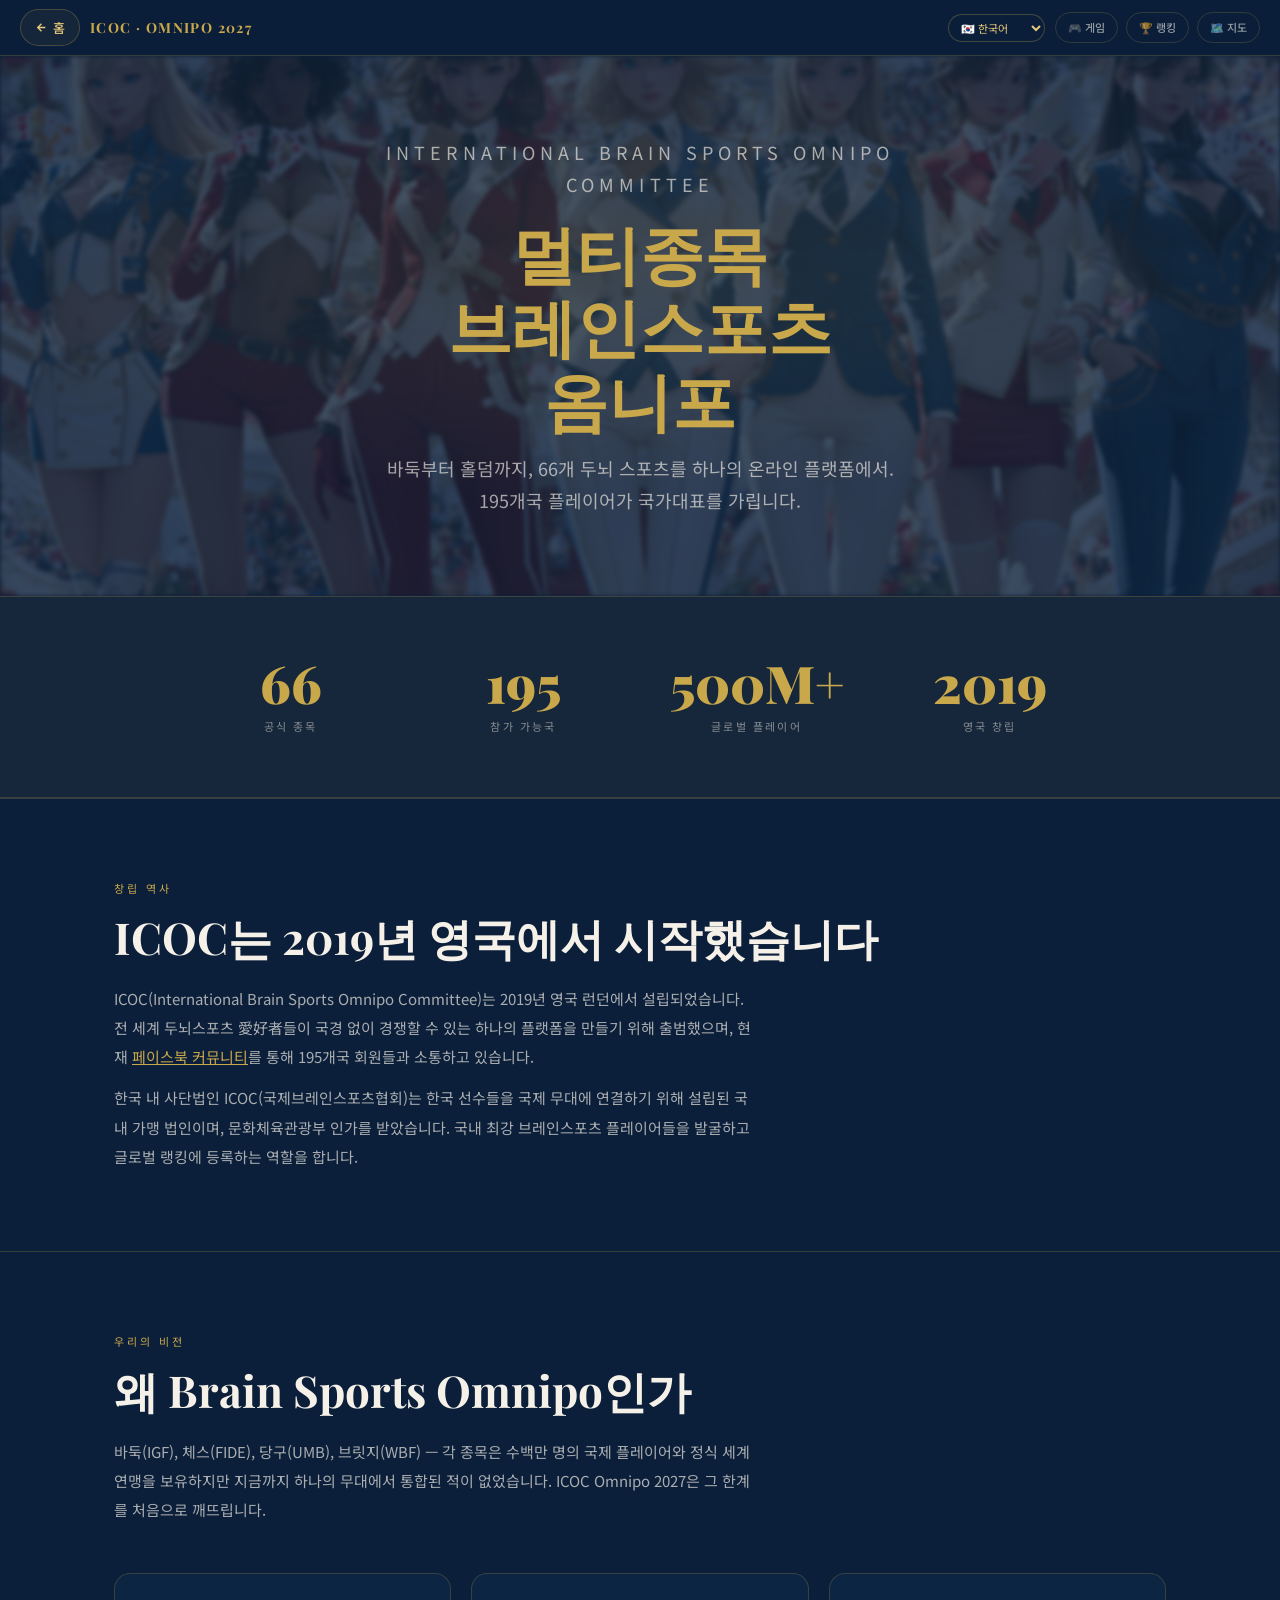
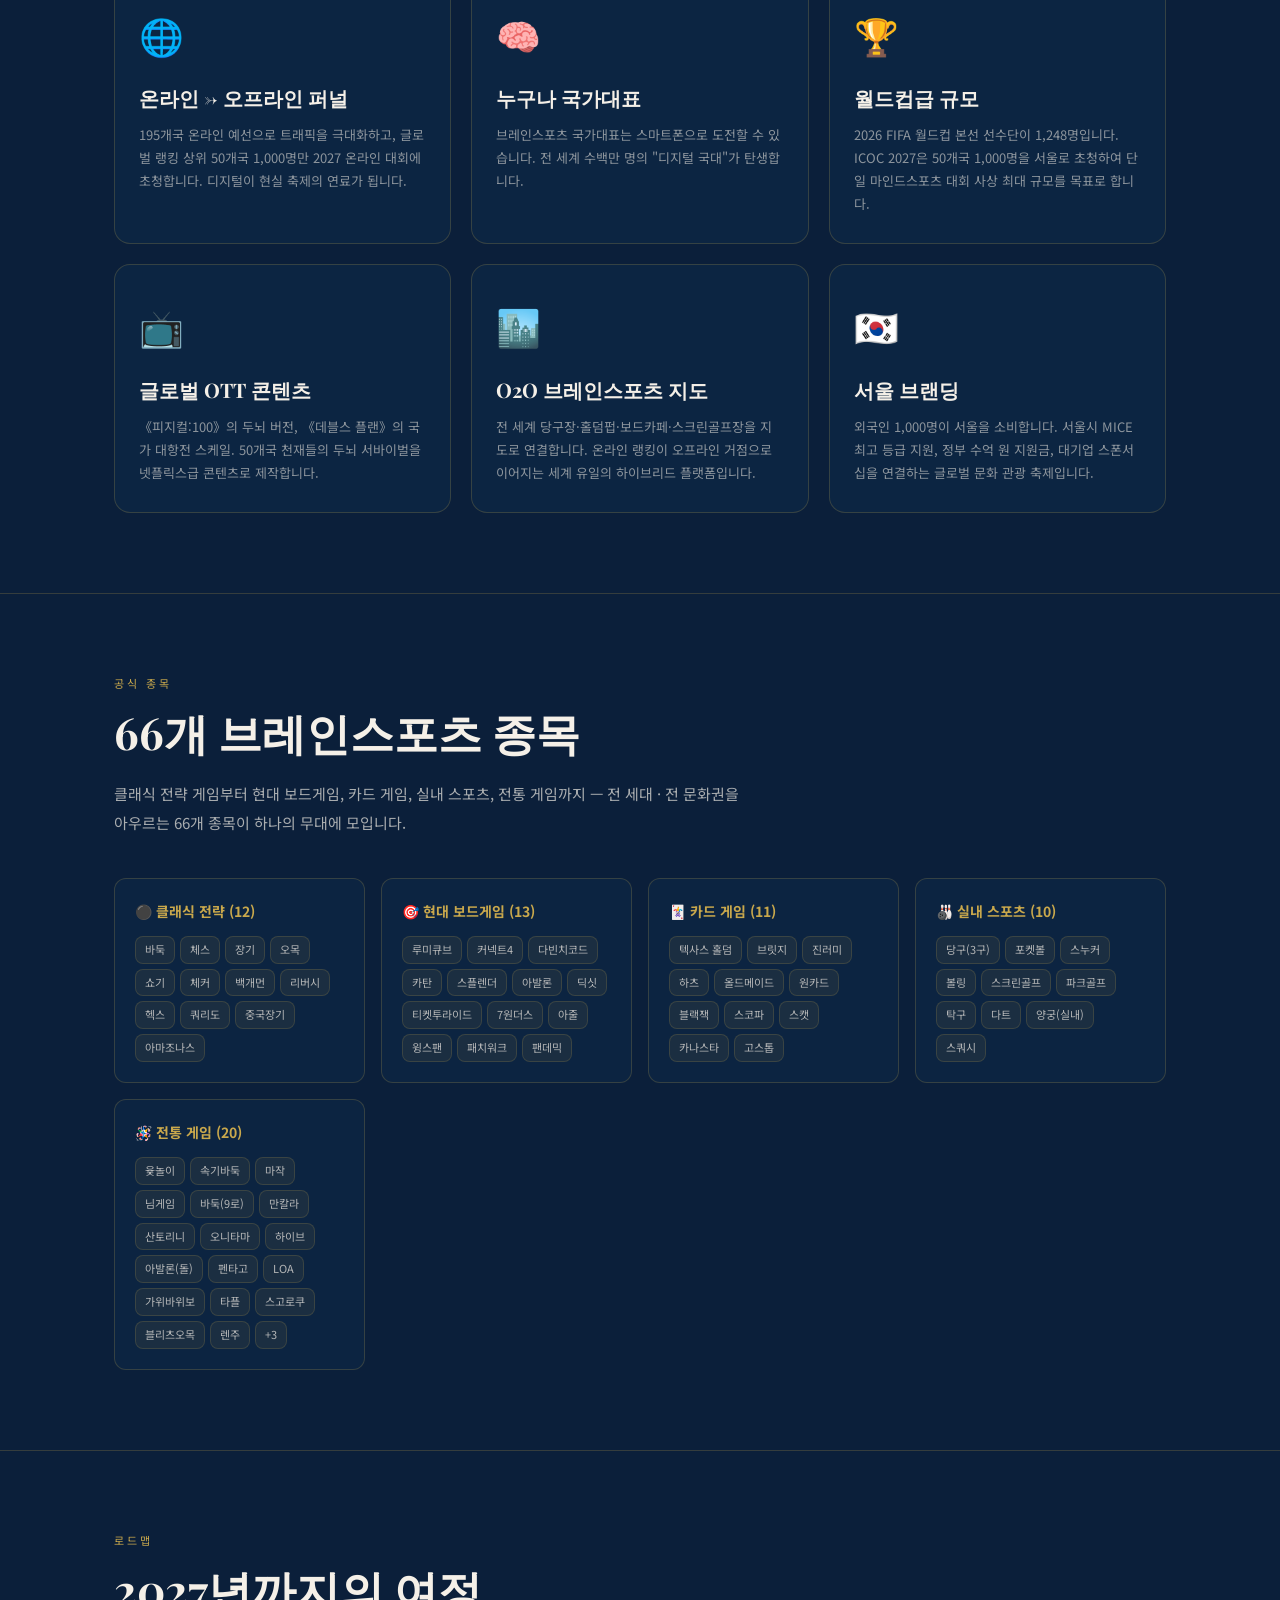
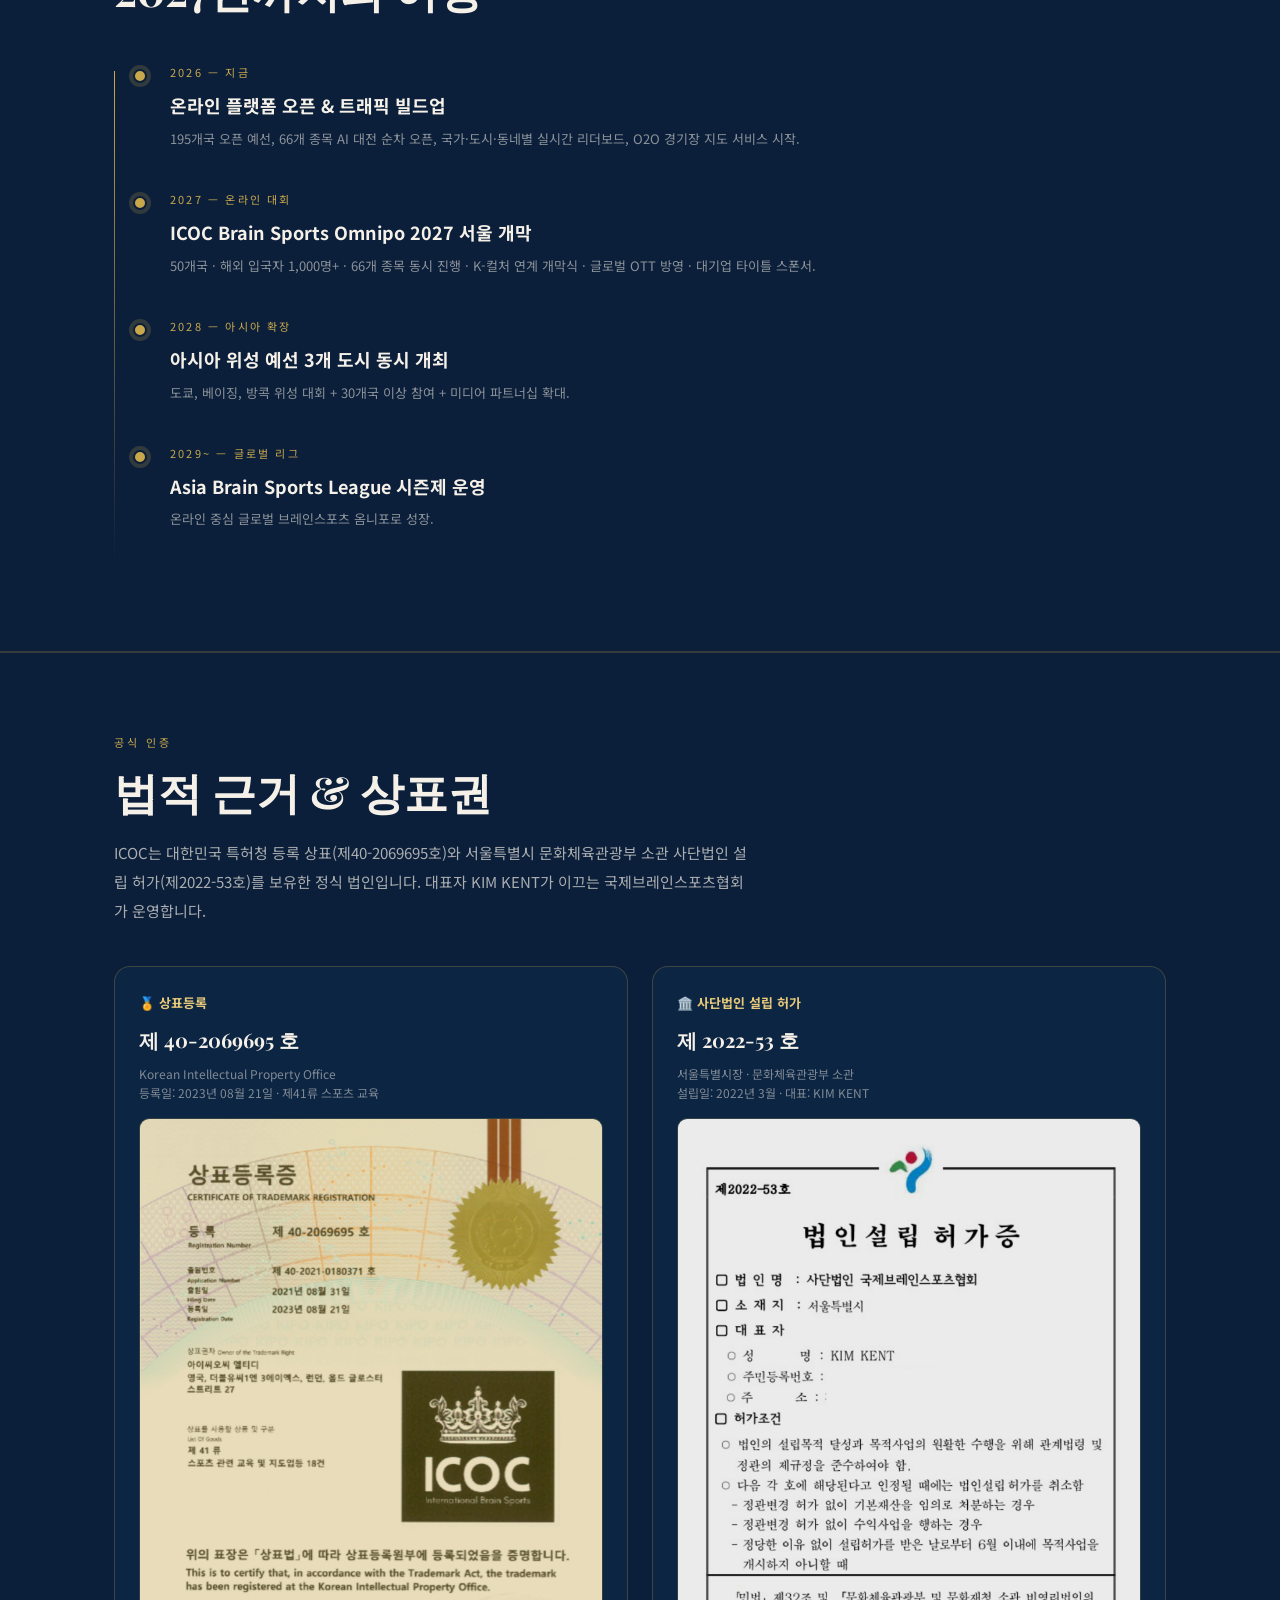
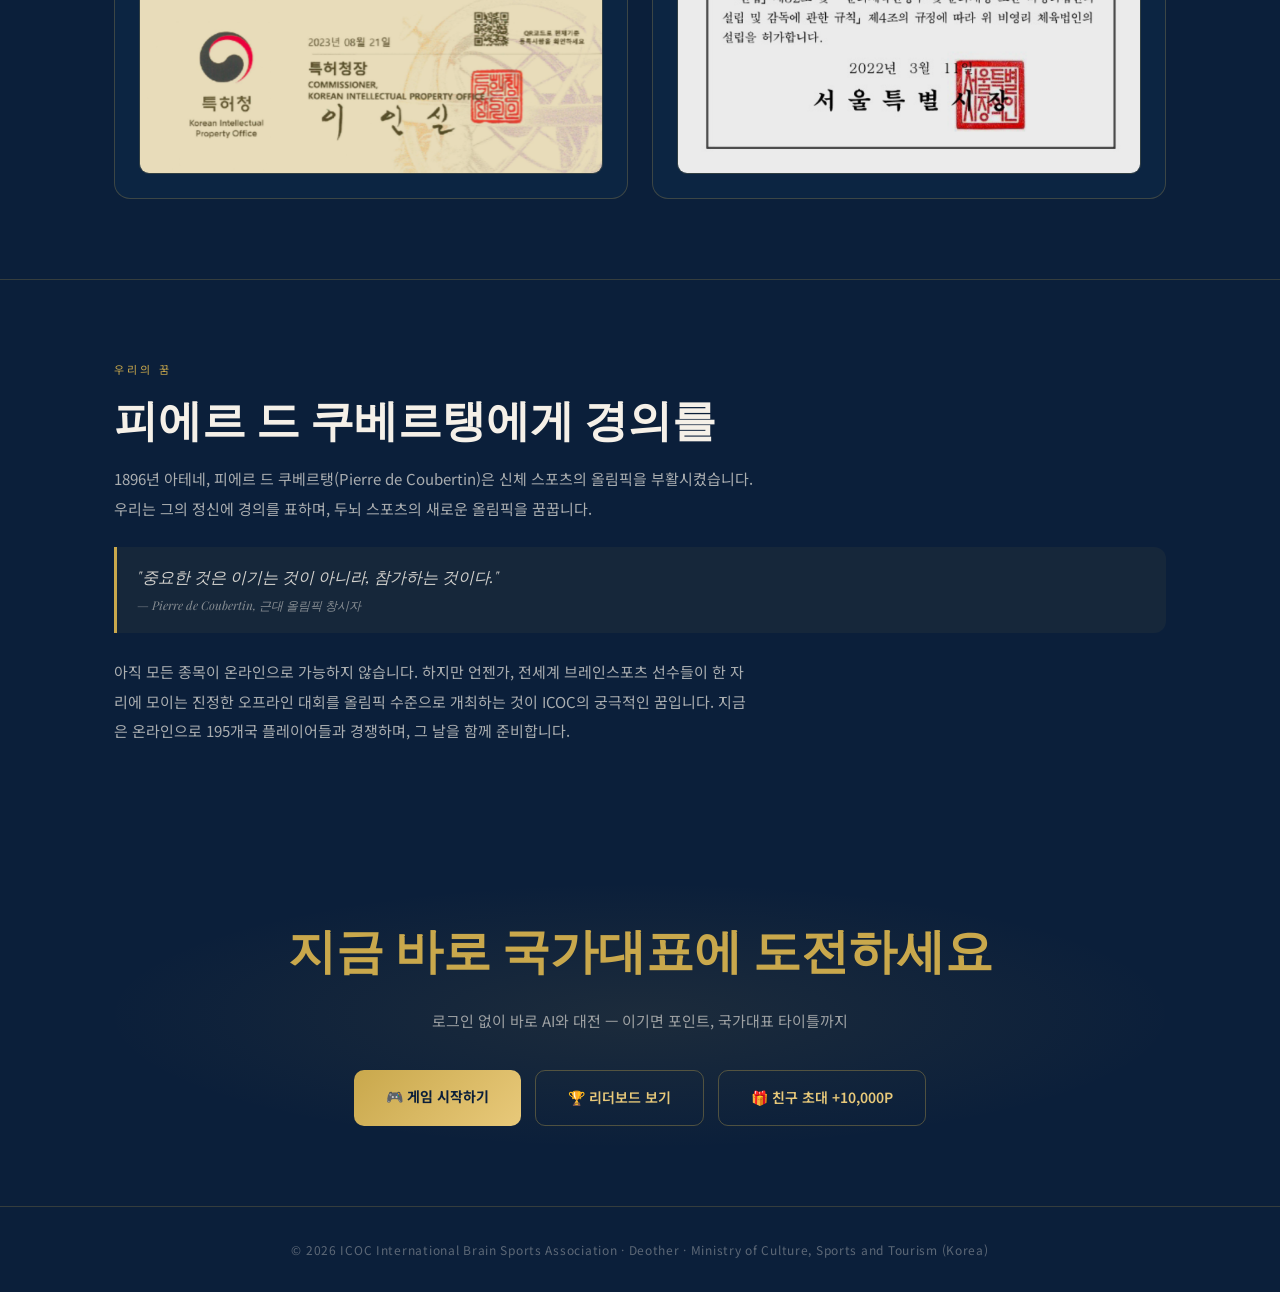
<file: about.html>
<!DOCTYPE html>
<html lang="ko">
<head>
<meta charset="UTF-8">
<meta name="viewport" content="width=device-width, initial-scale=1.0">
<title>About ICOC — Brain Sports Omnipo 2027</title>
<meta name="description" content="국제브레인스포츠협회 ICOC와 Brain Sports Omnipo 2027 대회 소개">
<meta property="og:type" content="website">
<meta property="og:title" content="ICOC 소개 — ICOC Omnipo 2027">
<meta property="og:description" content="국제브레인스포츠협회 ICOC와 Brain Sports Omnipo 2027 대회 소개">
<meta property="og:image" content="https://icoc-omnipo2027.vercel.app/assets/hero-bg.jpg">
<link rel="icon" href="assets/favicon-32.png" type="image/png">
<link href="https://fonts.googleapis.com/css2?family=Playfair+Display:wght@400;700;900&family=Noto+Sans+KR:wght@300;400;500;700&display=swap" rel="stylesheet">
<style>
:root{--navy:#0B1F3A;--navy2:#0e2847;--gold:#C9A84C;--gold-l:#E8C97A;--cream:#F5F0E8;--border:rgba(201,168,76,0.22);}
*{margin:0;padding:0;box-sizing:border-box;}
html{scroll-behavior:smooth;}
body{background:var(--navy);color:var(--cream);font-family:'Noto Sans KR',sans-serif;line-height:1.8;}

/* NAV */
.top-bar{position:sticky;top:0;z-index:100;display:flex;align-items:center;gap:10px;padding:0 20px;height:56px;background:rgba(11,31,58,0.95);backdrop-filter:blur(18px);border-bottom:1px solid var(--border);}
.btn-back{display:flex;align-items:center;gap:5px;padding:6px 14px;border:1px solid rgba(201,168,76,0.28);border-radius:24px;background:rgba(201,168,76,0.06);color:var(--gold-l);font-size:13px;font-weight:500;cursor:pointer;text-decoration:none;transition:all .2s;}
.btn-back:hover{background:rgba(201,168,76,0.16);border-color:var(--gold);}
.bar-title{flex:1;font-family:'Playfair Display',serif;font-size:14px;font-weight:700;color:var(--gold);letter-spacing:.1em;}
.nav-btns{display:flex;gap:8px;}
.nav-pill{padding:5px 12px;border:1px solid rgba(201,168,76,0.2);border-radius:16px;background:transparent;color:rgba(245,240,232,0.6);font-size:11px;font-weight:500;cursor:pointer;text-decoration:none;transition:all .2s;white-space:nowrap;}
.nav-pill:hover{border-color:var(--gold);color:var(--gold-l);}

/* HERO */
.about-hero{
  position:relative;min-height:60vh;display:flex;align-items:center;justify-content:center;
  text-align:center;padding:80px 24px;overflow:hidden;
  background:radial-gradient(ellipse 80% 60% at 50% 40%,rgba(201,168,76,0.1) 0%,transparent 70%);
}
.about-hero::before{
  content:'';position:absolute;inset:0;z-index:-1;
  background:url('assets/hero-bg.jpg') center/cover;
  opacity:.2;filter:blur(2px);
}
.about-hero h1{font-family:'Playfair Display',serif;font-size:clamp(32px,6vw,64px);font-weight:900;color:var(--gold);line-height:1.15;margin-bottom:16px;}
.about-hero p{font-size:clamp(14px,2vw,18px);color:rgba(245,240,232,0.65);max-width:640px;margin:0 auto;}

/* SECTIONS */
.sec{padding:80px 24px;max-width:1100px;margin:0 auto;}
.sec-label{font-size:11px;letter-spacing:.28em;color:var(--gold);text-transform:uppercase;margin-bottom:12px;}
.sec-title{font-family:'Playfair Display',serif;font-size:clamp(26px,4vw,44px);font-weight:700;line-height:1.2;margin-bottom:20px;}
.sec-body{font-size:15px;color:rgba(245,240,232,0.68);line-height:1.95;max-width:640px;}
.divider{width:100%;height:1px;background:var(--border);}

/* VISION CARDS */
.vision-grid{display:grid;grid-template-columns:repeat(auto-fit,minmax(280px,1fr));gap:20px;margin-top:48px;}
.vision-card{
  background:rgba(14,40,71,0.7);border:1px solid var(--border);border-radius:16px;
  padding:28px 24px;position:relative;overflow:hidden;transition:all .25s;
}
.vision-card::before{content:'';position:absolute;top:0;left:0;right:0;height:2px;background:var(--gold);transform:scaleX(0);transform-origin:left;transition:transform .4s;}
.vision-card:hover::before{transform:scaleX(1);}
.vision-card:hover{background:rgba(14,40,71,0.9);border-color:rgba(201,168,76,0.4);}
.vc-icon{font-size:36px;margin-bottom:14px;display:block;}
.vc-title{font-family:'Playfair Display',serif;font-size:20px;font-weight:700;color:var(--cream);margin-bottom:8px;}
.vc-body{font-size:13px;color:rgba(245,240,232,0.55);line-height:1.75;}

/* STATS BAND */
.stats-band{background:rgba(201,168,76,0.06);border-top:1px solid var(--border);border-bottom:1px solid var(--border);padding:60px 24px;}
.stats-inner{display:grid;grid-template-columns:repeat(auto-fit,minmax(160px,1fr));gap:32px;max-width:900px;margin:0 auto;text-align:center;}
.sn{font-family:'Playfair Display',serif;font-size:52px;font-weight:900;color:var(--gold);line-height:1;margin-bottom:8px;}
.sl{font-size:11px;letter-spacing:.2em;color:rgba(245,240,232,0.5);text-transform:uppercase;}

/* TIMELINE */
.timeline{position:relative;padding-left:24px;margin-top:48px;}
.timeline::before{content:'';position:absolute;left:0;top:8px;bottom:8px;width:1px;background:linear-gradient(to bottom,var(--gold),transparent);}
.tl-item{position:relative;padding:0 0 40px 32px;}
.tl-item::before{content:'';position:absolute;left:-5px;top:6px;width:10px;height:10px;border-radius:50%;background:var(--gold);border:2px solid var(--navy);box-shadow:0 0 0 4px rgba(201,168,76,0.2);}
.tl-date{font-size:11px;letter-spacing:.2em;color:var(--gold);text-transform:uppercase;margin-bottom:6px;}
.tl-title{font-size:18px;font-weight:700;margin-bottom:6px;}
.tl-body{font-size:13px;color:rgba(245,240,232,0.55);line-height:1.75;}

/* SPORTS LIST */
.sports-cats{display:grid;grid-template-columns:repeat(auto-fit,minmax(220px,1fr));gap:16px;margin-top:40px;}
.sc{background:rgba(14,40,71,0.6);border:1px solid var(--border);border-radius:12px;padding:20px;}
.sc-head{font-size:14px;font-weight:700;color:var(--gold);margin-bottom:12px;display:flex;align-items:center;gap:8px;}
.sc-list{display:flex;flex-wrap:wrap;gap:5px;}
.sc-tag{font-size:11px;background:rgba(201,168,76,0.08);color:rgba(245,240,232,0.7);border:1px solid rgba(201,168,76,0.18);border-radius:8px;padding:3px 9px;}

/* CTA */
.cta-band{text-align:center;padding:80px 24px;background:radial-gradient(ellipse 60% 50% at 50% 50%,rgba(201,168,76,0.09) 0%,transparent 70%);}
.cta-title{font-family:'Playfair Display',serif;font-size:clamp(28px,5vw,48px);font-weight:900;color:var(--gold);margin-bottom:16px;}
.cta-sub{font-size:15px;color:rgba(245,240,232,0.6);margin-bottom:36px;}
.cta-btns{display:flex;gap:14px;justify-content:center;flex-wrap:wrap;}
.cta-btn-gold{padding:14px 32px;background:linear-gradient(135deg,var(--gold),var(--gold-l));border:none;border-radius:10px;font-size:14px;font-weight:700;color:var(--navy);cursor:pointer;text-decoration:none;transition:all .2s;}
.cta-btn-gold:hover{transform:translateY(-2px);box-shadow:0 8px 24px rgba(201,168,76,0.35);}
.cta-btn-outline{padding:14px 32px;border:1px solid rgba(201,168,76,0.35);border-radius:10px;font-size:14px;font-weight:600;color:var(--gold-l);cursor:pointer;text-decoration:none;background:transparent;transition:all .2s;}
.cta-btn-outline:hover{background:rgba(201,168,76,0.1);border-color:var(--gold);}

footer{border-top:1px solid var(--border);padding:32px 24px;text-align:center;font-size:12px;color:rgba(245,240,232,0.35);letter-spacing:.06em;}

@media(max-width:640px){.sec{padding:56px 18px;}.vision-grid{grid-template-columns:1fr;}.stats-inner{gap:24px;}.sn{font-size:40px;}}

/* ── 모바일 about 상단 ── */
@media (max-width: 480px) {
  .top-bar { flex-wrap: wrap; padding: 6px 10px; gap: 6px; }
  #about-lang { font-size: 12px; padding: 5px 8px; flex: 1; min-width: 0; }
  .nav-btns { display: none; }
  .bar-title { font-size: 12px; }
}

</style>
</head>
<body>

<div class="top-bar">
  <a href="index.html" class="btn-back">
    <svg width="13" height="13" viewBox="0 0 24 24" fill="none" stroke="currentColor" stroke-width="2.5"><path d="M19 12H5M12 5l-7 7 7 7"/></svg> 홈
  </a>
  <div class="bar-title">ICOC · OMNIPO 2027</div>
  <select id="about-lang" onchange="changeAboutLang(this.value)"
    style="padding:4px 8px;border-radius:16px;border:1px solid rgba(201,168,76,0.3);background:rgba(11,31,58,0.9);color:#E8C97A;font-size:11px;cursor:pointer;font-family:inherit;outline:none;">
    <option value="ko">🇰🇷 한국어</option>
    <option value="en">🇺🇸 English</option>
    <option value="zh">🇨🇳 中文</option>
    <option value="ja">🇯🇵 日本語</option>
    <option value="es">🇪🇸 Español</option>
    <option value="fr">🇫🇷 Français</option>
    <option value="de">🇩🇪 Deutsch</option>
  </select>
  <div class="nav-btns">
    <a href="games.html" class="nav-pill">🎮 게임</a>
    <a href="leaderboard.html" class="nav-pill">🏆 랭킹</a>
    <a href="venue.html" class="nav-pill">🗺️ 지도</a>
  </div>
</div>

<!-- HERO -->
<div class="about-hero">
  <div>
    <p class="sec-label" style="margin-bottom:14px;">International Brain Sports Omnipo Committee</p>
    <h1>멀티종목<br>브레인스포츠<br>옴니포</h1>
    <p>바둑부터 홀덤까지, 66개 두뇌 스포츠를 하나의 온라인 플랫폼에서.<br>195개국 플레이어가 국가대표를 가립니다.</p>
  </div>
</div>

<!-- STATS -->
<div class="stats-band">
  <div class="stats-inner">
    <div><div class="sn">66</div><div class="sl">공식 종목</div></div>
    <div><div class="sn">195</div><div class="sl">참가 가능국</div></div>
    <div><div class="sn">500M+</div><div class="sl">글로벌 플레이어</div></div>
    <div><div class="sn">2019</div><div class="sl">영국 창립</div></div>
  </div>
</div>

<div class="divider"></div>

<!-- HISTORY -->
<div class="sec">
  <p class="sec-label" id="history-label">창립 역사</p>
  <h2 class="sec-title" id="history-h">ICOC는 2019년 영국에서 시작했습니다</h2>
  <p class="sec-body" id="history-body">
    ICOC(International Brain Sports Omnipo Committee)는 2019년 영국 런던에서 설립되었습니다.
    전 세계 두뇌스포츠 愛好者들이 국경 없이 경쟁할 수 있는 하나의 플랫폼을 만들기 위해 출범했으며,
    현재 <a href="https://www.facebook.com/ICOC2019" target="_blank" style="color:#C9A84C;">페이스북 커뮤니티</a>를 통해 195개국 회원들과 소통하고 있습니다.
  </p>
  <p class="sec-body" id="history-body2" style="margin-top:12px;">
    한국 내 사단법인 ICOC(국제브레인스포츠협회)는 한국 선수들을 국제 무대에 연결하기 위해 설립된
    국내 가맹 법인이며, 문화체육관광부 인가를 받았습니다.
    국내 최강 브레인스포츠 플레이어들을 발굴하고 글로벌 랭킹에 등록하는 역할을 합니다.
  </p>
</div>

<div class="divider"></div>

<!-- VISION -->
<div class="sec">
  <p class="sec-label">우리의 비전</p>
  <h2 class="sec-title">왜 Brain Sports Omnipo인가</h2>
  <p class="sec-body">바둑(IGF), 체스(FIDE), 당구(UMB), 브릿지(WBF) — 각 종목은 수백만 명의 국제 플레이어와 정식 세계연맹을 보유하지만 지금까지 하나의 무대에서 통합된 적이 없었습니다. ICOC Omnipo 2027은 그 한계를 처음으로 깨뜨립니다.</p>
  <div class="vision-grid">
    <div class="vision-card">
      <span class="vc-icon">🌐</span>
      <div class="vc-title">온라인 → 오프라인 퍼널</div>
      <div class="vc-body">195개국 온라인 예선으로 트래픽을 극대화하고, 글로벌 랭킹 상위 50개국 1,000명만 2027 온라인 대회에 초청합니다. 디지털이 현실 축제의 연료가 됩니다.</div>
    </div>
    <div class="vision-card">
      <span class="vc-icon">🧠</span>
      <div class="vc-title">누구나 국가대표</div>
      <div class="vc-body">브레인스포츠 국가대표는 스마트폰으로 도전할 수 있습니다. 전 세계 수백만 명의 "디지털 국대"가 탄생합니다.</div>
    </div>
    <div class="vision-card">
      <span class="vc-icon">🏆</span>
      <div class="vc-title">월드컵급 규모</div>
      <div class="vc-body">2026 FIFA 월드컵 본선 선수단이 1,248명입니다. ICOC 2027은 50개국 1,000명을 서울로 초청하여 단일 마인드스포츠 대회 사상 최대 규모를 목표로 합니다.</div>
    </div>
    <div class="vision-card">
      <span class="vc-icon">📺</span>
      <div class="vc-title">글로벌 OTT 콘텐츠</div>
      <div class="vc-body">《피지컬:100》의 두뇌 버전, 《데블스 플랜》의 국가 대항전 스케일. 50개국 천재들의 두뇌 서바이벌을 넷플릭스급 콘텐츠로 제작합니다.</div>
    </div>
    <div class="vision-card">
      <span class="vc-icon">🏙️</span>
      <div class="vc-title">O2O 브레인스포츠 지도</div>
      <div class="vc-body">전 세계 당구장·홀덤펍·보드카페·스크린골프장을 지도로 연결합니다. 온라인 랭킹이 오프라인 거점으로 이어지는 세계 유일의 하이브리드 플랫폼입니다.</div>
    </div>
    <div class="vision-card">
      <span class="vc-icon">🇰🇷</span>
      <div class="vc-title">서울 브랜딩</div>
      <div class="vc-body">외국인 1,000명이 서울을 소비합니다. 서울시 MICE 최고 등급 지원, 정부 수억 원 지원금, 대기업 스폰서십을 연결하는 글로벌 문화 관광 축제입니다.</div>
    </div>
  </div>
</div>

<div class="divider"></div>

<!-- SPORTS CATEGORIES -->
<div class="sec">
  <p class="sec-label">공식 종목</p>
  <h2 class="sec-title">66개 브레인스포츠 종목</h2>
  <p class="sec-body">클래식 전략 게임부터 현대 보드게임, 카드 게임, 실내 스포츠, 전통 게임까지 — 전 세대 · 전 문화권을 아우르는 66개 종목이 하나의 무대에 모입니다.</p>
  <div class="sports-cats">
    <div class="sc">
      <div class="sc-head">⚫ 클래식 전략 (12)</div>
      <div class="sc-list">
        <span class="sc-tag">바둑</span><span class="sc-tag">체스</span><span class="sc-tag">장기</span><span class="sc-tag">오목</span><span class="sc-tag">쇼기</span><span class="sc-tag">체커</span><span class="sc-tag">백개먼</span><span class="sc-tag">리버시</span><span class="sc-tag">헥스</span><span class="sc-tag">쿼리도</span><span class="sc-tag">중국장기</span><span class="sc-tag">아마조나스</span>
      </div>
    </div>
    <div class="sc">
      <div class="sc-head">🎯 현대 보드게임 (13)</div>
      <div class="sc-list">
        <span class="sc-tag">루미큐브</span><span class="sc-tag">커넥트4</span><span class="sc-tag">다빈치코드</span><span class="sc-tag">카탄</span><span class="sc-tag">스플렌더</span><span class="sc-tag">아발론</span><span class="sc-tag">딕싯</span><span class="sc-tag">티켓투라이드</span><span class="sc-tag">7원더스</span><span class="sc-tag">아줄</span><span class="sc-tag">윙스팬</span><span class="sc-tag">패치워크</span><span class="sc-tag">팬데믹</span>
      </div>
    </div>
    <div class="sc">
      <div class="sc-head">🃏 카드 게임 (11)</div>
      <div class="sc-list">
        <span class="sc-tag">텍사스 홀덤</span><span class="sc-tag">브릿지</span><span class="sc-tag">진러미</span><span class="sc-tag">하츠</span><span class="sc-tag">올드메이드</span><span class="sc-tag">원카드</span><span class="sc-tag">블랙잭</span><span class="sc-tag">스코파</span><span class="sc-tag">스캣</span><span class="sc-tag">카나스타</span><span class="sc-tag">고스톱</span>
      </div>
    </div>
    <div class="sc">
      <div class="sc-head">🎳 실내 스포츠 (10)</div>
      <div class="sc-list">
        <span class="sc-tag">당구(3구)</span><span class="sc-tag">포켓볼</span><span class="sc-tag">스누커</span><span class="sc-tag">볼링</span><span class="sc-tag">스크린골프</span><span class="sc-tag">파크골프</span><span class="sc-tag">탁구</span><span class="sc-tag">다트</span><span class="sc-tag">양궁(실내)</span><span class="sc-tag">스쿼시</span>
      </div>
    </div>
    <div class="sc">
      <div class="sc-head">🪅 전통 게임 (20)</div>
      <div class="sc-list">
        <span class="sc-tag">윷놀이</span><span class="sc-tag">속기바둑</span><span class="sc-tag">마작</span><span class="sc-tag">님게임</span><span class="sc-tag">바둑(9로)</span><span class="sc-tag">만칼라</span><span class="sc-tag">산토리니</span><span class="sc-tag">오니타마</span><span class="sc-tag">하이브</span><span class="sc-tag">아발론(돌)</span><span class="sc-tag">펜타고</span><span class="sc-tag">LOA</span><span class="sc-tag">가위바위보</span><span class="sc-tag">타플</span><span class="sc-tag">스고로쿠</span><span class="sc-tag">블리츠오목</span><span class="sc-tag">렌주</span><span class="sc-tag">+3</span>
      </div>
    </div>
  </div>
</div>

<div class="divider"></div>

<!-- ROADMAP -->
<div class="sec">
  <p class="sec-label">로드맵</p>
  <h2 class="sec-title">2027년까지의 여정</h2>
  <div class="timeline">
    <div class="tl-item">
      <div class="tl-date">2026 — 지금</div>
      <div class="tl-title">온라인 플랫폼 오픈 & 트래픽 빌드업</div>
      <div class="tl-body">195개국 오픈 예선, 66개 종목 AI 대전 순차 오픈, 국가·도시·동네별 실시간 리더보드, O2O 경기장 지도 서비스 시작.</div>
    </div>
    <div class="tl-item">
      <div class="tl-date">2027 — 온라인 대회</div>
      <div class="tl-title">ICOC Brain Sports Omnipo 2027 서울 개막</div>
      <div class="tl-body">50개국 · 해외 입국자 1,000명+ · 66개 종목 동시 진행 · K-컬처 연계 개막식 · 글로벌 OTT 방영 · 대기업 타이틀 스폰서.</div>
    </div>
    <div class="tl-item">
      <div class="tl-date">2028 — 아시아 확장</div>
      <div class="tl-title">아시아 위성 예선 3개 도시 동시 개최</div>
      <div class="tl-body">도쿄, 베이징, 방콕 위성 대회 + 30개국 이상 참여 + 미디어 파트너십 확대.</div>
    </div>
    <div class="tl-item">
      <div class="tl-date">2029~ — 글로벌 리그</div>
      <div class="tl-title">Asia Brain Sports League 시즌제 운영</div>
      <div class="tl-body">온라인 중심 글로벌 브레인스포츠 옴니포로 성장.</div>
    </div>
  </div>
</div>

<div class="divider"></div>


<!-- ── 공식 인증 섹션 ── -->
<div class="divider"></div>
<div class="sec">
  <p class="sec-label">공식 인증</p>
  <h2 class="sec-title">법적 근거 & 상표권</h2>
  <p class="sec-body">ICOC는 대한민국 특허청 등록 상표(제40-2069695호)와 서울특별시 문화체육관광부 소관 사단법인 설립 허가(제2022-53호)를 보유한 정식 법인입니다. 대표자 KIM KENT가 이끄는 국제브레인스포츠협회가 운영합니다.</p>
  <div class="cert-grid">
    <div class="cert-card">
      <div class="cert-badge">🏅 상표등록</div>
      <div class="cert-meta">제 40-2069695 호</div>
      <div class="cert-sub">Korean Intellectual Property Office<br>등록일: 2023년 08월 21일 · 제41류 스포츠 교육</div>
      <a href="assets/trademark.png" target="_blank" rel="noopener" class="cert-img-wrap">
        <img src="assets/trademark.png" alt="ICOC 상표등록증" class="cert-img" loading="lazy">
        <div class="cert-overlay">🔍 원본 보기</div>
      </a>
    </div>
    <div class="cert-card">
      <div class="cert-badge">🏛️ 사단법인 설립 허가</div>
      <div class="cert-meta">제 2022-53 호</div>
      <div class="cert-sub">서울특별시장 · 문화체육관광부 소관<br>설립일: 2022년 3월 · 대표: KIM KENT</div>
      <a href="assets/corporate-license.png" target="_blank" rel="noopener" class="cert-img-wrap">
        <img src="assets/corporate-license.png" alt="사단법인 국제브레인스포츠협회 설립 허가증" class="cert-img" loading="lazy">
        <div class="cert-overlay">🔍 원본 보기</div>
      </a>
    </div>
  </div>
</div>

<style>
.cert-grid{display:grid;grid-template-columns:repeat(auto-fit,minmax(280px,1fr));gap:24px;margin-top:40px;}
.cert-card{background:rgba(14,40,71,0.7);border:1px solid rgba(201,168,76,0.25);border-radius:16px;padding:24px;transition:all .25s;}
.cert-card:hover{border-color:rgba(201,168,76,0.5);transform:translateY(-3px);}
.cert-badge{font-size:13px;font-weight:700;color:#E8C97A;margin-bottom:8px;}
.cert-meta{font-family:'Playfair Display',serif;font-size:20px;font-weight:700;color:var(--cream);margin-bottom:6px;}
.cert-sub{font-size:12px;color:rgba(245,240,232,0.5);line-height:1.6;margin-bottom:16px;}
.cert-img-wrap{display:block;position:relative;border-radius:10px;overflow:hidden;border:1px solid rgba(201,168,76,0.2);cursor:pointer;}
.cert-img{width:100%;display:block;filter:brightness(.92);}
.cert-overlay{
  position:absolute;inset:0;display:flex;align-items:center;justify-content:center;
  background:rgba(11,31,58,0.5);color:var(--cream);font-size:13px;font-weight:600;
  opacity:0;transition:opacity .2s;
}
.cert-img-wrap:hover .cert-overlay{opacity:1;}
.cert-img-wrap:hover .cert-img{filter:brightness(1);}
</style>


<!-- COUBERTIN TRIBUTE -->
<div class="divider"></div>
<div class="sec" id="sec-dream">
  <p class="sec-label" id="dream-label">우리의 꿈</p>
  <h2 class="sec-title" id="dream-title">피에르 드 쿠베르탱에게 경의를</h2>
  <p class="sec-body" id="dream-body">
    1896년 아테네, 피에르 드 쿠베르탱(Pierre de Coubertin)은 신체 스포츠의 올림픽을 부활시켰습니다. 
    우리는 그의 정신에 경의를 표하며, 두뇌 스포츠의 새로운 올림픽을 꿈꿉니다.
  </p>
  <blockquote class="coubertin-quote" id="dream-quote">
    "중요한 것은 이기는 것이 아니라, 참가하는 것이다."<br>
    <span style="font-size:12px;opacity:.6;">— Pierre de Coubertin, 근대 올림픽 창시자</span>
  </blockquote>
  <p class="sec-body" id="dream-body2" style="margin-top:16px;">
    아직 모든 종목이 온라인으로 가능하지 않습니다. 하지만 언젠가, 전세계 브레인스포츠 선수들이 한 자리에 모이는 
    진정한 오프라인 대회를 올림픽 수준으로 개최하는 것이 ICOC의 궁극적인 꿈입니다.
    지금은 온라인으로 195개국 플레이어들과 경쟁하며, 그 날을 함께 준비합니다.
  </p>
</div>
<style>
.coubertin-quote{
  border-left:3px solid var(--gold);padding:16px 20px;margin:24px 0;
  background:rgba(201,168,76,0.06);border-radius:0 12px 12px 0;
  font-family:'Playfair Display',serif;font-size:16px;
  color:rgba(245,240,232,0.85);line-height:1.7;font-style:italic;
}
</style>

<!-- CTA -->
<div class="cta-band">
  <h2 class="cta-title">지금 바로 국가대표에 도전하세요</h2>
  <p class="cta-sub">로그인 없이 바로 AI와 대전 — 이기면 포인트, 국가대표 타이틀까지</p>
  <div class="cta-btns">
    <a href="games.html" class="cta-btn-gold">🎮 게임 시작하기</a>
    <a href="leaderboard.html" class="cta-btn-outline">🏆 리더보드 보기</a>
    <a href="referral.html" class="cta-btn-outline">🎁 친구 초대 +10,000P</a>
  </div>
</div>

<footer>© 2026 ICOC International Brain Sports Association · Deother · Ministry of Culture, Sports and Tourism (Korea)</footer>


<script>
const ABOUT_T = {
  ko: {
    hero_label:'국제브레인스포츠 옴니포 협회',
    hero_h1:'멀티종목<br>브레인스포츠<br>옴니포',
    hero_sub:'바둑·체스·장기·당구·브릿지·스크린골프<br>멀티종목 국제 브레인스포츠 옴니포 대회',
    vision_label:'우리의 비전', vision_h:'왜 Brain Sports Omnipo인가',
    vision_body:'바둑(IGF), 체스(FIDE), 당구(UMB), 브릿지(WBF)... 각각 독립된 국제연맹이 운영하는 66개 두뇌 스포츠를 하나의 대회로 통합합니다.',
    sports_label:'공식 종목', sports_h:'66개 브레인스포츠 종목',
    road_label:'로드맵', road_h:'2027년까지의 여정',
    cta_h:'지금 바로 국가대표에 도전하세요',
    cta_sub:'로그인 없이 바로 AI와 대전 — 이기면 포인트, 국가대표 타이틀까지',
    
    dream_label:'우리의 꿈',
    dream_title:'피에르 드 쿠베르탱에게 경의를',
    dream_body:'1896년 아테네, 피에르 드 쿠베르탱은 신체 스포츠의 올림픽을 부활시켰습니다. 우리는 그의 정신에 경의를 표하며, 두뇌 스포츠의 새로운 올림픽을 꿈꿉니다.',
    dream_quote:'"중요한 것은 이기는 것이 아니라, 참가하는 것이다." — Pierre de Coubertin',
    dream_body2:'아직 모든 종목이 온라인으로 가능하지 않지만, 언젠가 전세계 브레인스포츠 선수들이 모이는 오프라인 대회를 올림픽 수준으로 개최하는 것이 ICOC의 궁극적인 꿈입니다.',
    footer:'© 2026 ICOC 국제브레인스포츠협회 · Deother · 문화체육관광부',
  },
  en: {
    hero_label:'International Brain Sports Omnipo Committee',
    history_label:'Founding History',
    history_h:'ICOC was founded in the UK in 2019',
    history_body:'ICOC (International Brain Sports Omnipo Committee) was established in London, UK in 2019, with the mission of creating a borderless platform where brain sports enthusiasts worldwide can compete. We currently connect members from 195 countries through our Facebook community.',
    history_body2:'The Korean corporation ICOC (International Brain Sports Association) is a domestic affiliate established to connect Korean players to the international stage. Approved by Korea\'s Ministry of Culture, Sports and Tourism, it identifies top Korean brain sports players and registers them in the global ranking.',
    hero_h1:'Multi-Sport<br>Brain Sports<br>Omnipo',
    hero_sub:'Go·Chess·Janggi·Billiards·Bridge·Screen Golf<br>International Multi-Sport Brain Sports Omnipo',
    vision_label:'Our Vision', vision_h:'Why Brain Sports Omnipo',
    vision_body:'Go (IGF), Chess (FIDE), Billiards (UMB), Bridge (WBF)... We unite 66 independently-governed brain sports under one championship.',
    sports_label:'Official Sports', sports_h:'66 Brain Sports',
    road_label:'Roadmap', road_h:'Journey to 2027',
    cta_h:'Challenge for National Representative Now',
    cta_sub:'Play AI without login — earn points, win national title',
    
    dream_label:'Our Dream',
    dream_title:'In Honor of Pierre de Coubertin',
    dream_body:'In Athens 1896, Pierre de Coubertin revived the Olympic Games for physical sports. We honor his spirit and dream of a new Olympics for brain sports.',
    dream_quote:'"The most important thing is not to win but to take part." — Pierre de Coubertin',
    dream_body2:'Not all sports are yet available online. But someday, ICOC\'s ultimate dream is to host a world-class offline championship where brain sports athletes from 195 countries compete together.',
    footer:'© 2026 ICOC International Brain Sports Association · Deother · Ministry of Culture, Sports and Tourism (Korea)',
  },
  zh: {
    history_body2:'韩国社团法人ICOC（国际脑力运动协会）是为将韩国选手连接到国际舞台而设立的国内加盟法人，获得文化体育观光部认可。负责发掘国内最强脑力运动选手并将其注册到全球排名中。',
    hero_label:'国际脑力运动全能波协会',
    hero_h1:'多项目<br>脑力运动<br>全能波',
    hero_sub:'围棋·国际象棋·将棋·台球·桥牌·模拟高尔夫<br>国际多项目脑力运动全能波',
    vision_label:'我们的愿景', vision_h:'为什么是脑力运动全能波',
    vision_body:'围棋(IGF)、国际象棋(FIDE)、台球(UMB)、桥牌(WBF)...我们将66个独立管理的脑力运动整合到一个锦标赛中。',
    sports_label:'官方项目', sports_h:'66个脑力运动',
    road_label:'路线图', road_h:'通向2027之路',
    cta_h:'现在就挑战国家代表',
    cta_sub:'无需登录即可与AI对战 — 获得积分，赢得国家代表称号',
    
    dream_label:'我们的梦想',
    dream_title:'向皮埃尔·德·顾拜旦致敬',
    dream_body:'1896年雅典，皮埃尔·德·顾拜旦复兴了现代奥运会。我们向他的精神致敬，梦想创建脑力运动的新奥运会。',
    dream_quote:'"最重要的不是胜利，而是参与。" — 皮埃尔·德·顾拜旦',
    dream_body2:'虽然目前并非所有项目都能在线进行，但有朝一日，ICOC 的终极梦想是举办奥运会级别的线下脑力运动盛会。',
    footer:'© 2026 ICOC国际脑力运动协会 · Deother · 韩国文化体育观光部',
  },
  ja: {
    history_body2:'韓国の社団法人ICOC（国際ブレインスポーツ協会）は、韓国選手を国際舞台に繋ぐために設立された国内加盟法人であり、文化体育観光省の認可を受けています。国内最強のブレインスポーツ選手を発掘し、グローバルランキングに登録する役割を担います。',
    hero_label:'国際ブレインスポーツオムニポ委員会',
    hero_h1:'マルチ種目<br>ブレインスポーツ<br>オムニポ',
    hero_sub:'囲碁·チェス·チャンギ·ビリヤード·ブリッジ·スクリーンゴルフ<br>国際マルチ種目ブレインスポーツオムニポ',
    vision_label:'私たちのビジョン', vision_h:'なぜブレインスポーツオムニポか',
    vision_body:'囲碁(IGF)、チェス(FIDE)、ビリヤード(UMB)、ブリッジ(WBF)... 独立して運営される66のブレインスポーツを一つの大会に統合します。',
    sports_label:'公式種目', sports_h:'66のブレインスポーツ',
    road_label:'ロードマップ', road_h:'2027年への旅',
    cta_h:'今すぐ国家代表に挑戦',
    cta_sub:'ログインなしでAI対戦 — ポイント獲得、国家代表タイトルへ',
    
    dream_label:'私たちの夢',
    dream_title:'ピエール・ド・クーベルタンへの敬意',
    dream_body:'1896年アテネ、ピエール・ド・クーベルタンは近代オリンピックを復活させました。私たちは彼の精神に敬意を表し、ブレインスポーツの新しいオリンピックを夢見ています。',
    dream_quote:'"最も重要なのは勝つことではなく、参加することだ。" — ピエール・ド・クーベルタン',
    dream_body2:'まだすべての種目がオンラインで行えるわけではありませんが、いつの日か、世界195カ国のブレインスポーツ選手が一堂に会すオリンピックレベルの大会を開催することがICOCの究極の夢です。',
    footer:'© 2026 ICOC国際ブレインスポーツ協会 · Deother · 韓国文化体育観光省認可',
  },
  es: {
    hero_label:'Comité Internacional de Omnipo de Deportes Cerebrales',
    hero_h1:'Multi-Deporte<br>Deportes Cerebrales<br>Omnipo',
    hero_sub:'Go·Ajedrez·Janggi·Billar·Bridge·Golf Virtual<br>Omnipo Internacional Multi-Deporte',
    vision_label:'Nuestra Visión', vision_h:'Por qué Brain Sports Omnipo',
    vision_body:'Go (IGF), Ajedrez (FIDE), Billar (UMB), Bridge (WBF)... Unimos 66 deportes cerebrales bajo un solo campeonato.',
    sports_label:'Deportes Oficiales', sports_h:'66 Deportes Cerebrales',
    road_label:'Hoja de Ruta', road_h:'Camino a 2027',
    cta_h:'Desafía el Representante Nacional Ahora',
    cta_sub:'Juega con IA sin iniciar sesión — gana puntos y título nacional',
    
    dream_label:'Nuestro Sueño',
    dream_title:'En Honor a Pierre de Coubertin',
    dream_body:'En Atenas 1896, Pierre de Coubertin revivió los Juegos Olímpicos. Honramos su espíritu y soñamos con unos nuevos Juegos Olímpicos para los deportes cerebrales.',
    dream_quote:'"Lo más importante no es ganar sino participar." — Pierre de Coubertin',
    dream_body2:'No todos los deportes están disponibles en línea todavía. Pero algún día, el sueño final del ICOC es organizar un campeonato presencial de nivel olímpico.',
    footer:'© 2026 ICOC Asociación Internacional de Deportes Cerebrales · Deother',
  },
  fr: {
    hero_label:'Comité International des Sports Cérébraux Omnipo',
    hero_h1:'Multi-Sports<br>Sports Cérébraux<br>Omnipo',
    hero_sub:'Go·Échecs·Janggi·Billard·Bridge·Golf Virtuel<br>Omnipo International Multi-Sport',
    vision_label:'Notre Vision', vision_h:'Pourquoi Brain Sports Omnipo',
    vision_body:'Go (IGF), Échecs (FIDE), Billard (UMB), Bridge (WBF)... Nous unissons 66 sports cérébraux sous un seul championnat.',
    sports_label:'Sports Officiels', sports_h:'66 Sports Cérébraux',
    road_label:'Feuille de Route', road_h:'Voyage vers 2027',
    cta_h:'Devenez Représentant National',
    cta_sub:"Jouez contre l'IA sans connexion — gagnez des points et titre national",
    
    dream_label:'Notre Rêve',
    dream_title:'En Hommage à Pierre de Coubertin',
    dream_body:'À Athènes en 1896, Pierre de Coubertin a fait revivre les Jeux Olympiques. Nous honorons son esprit et rêvons d\'une nouvelle Olympiade pour les sports cérébraux.',
    dream_quote:'"L\'essentiel n\'est pas de vaincre, mais de participer." — Pierre de Coubertin',
    dream_body2:'Tous les sports ne sont pas encore disponibles en ligne. Mais un jour, le rêve ultime de l\'ICOC est d\'organiser des championnats hors ligne de niveau olympique.',
    footer:'© 2026 ICOC Association Internationale des Sports Cérébraux · Deother',
  },
  de: {
    hero_label:'Internationales Gehirnsport Omnipo Komitee',
    hero_h1:'Multi-Sport<br>Gehirnsport<br>Omnipo',
    hero_sub:'Go·Schach·Janggi·Billard·Bridge·Screen-Golf<br>Internationaler Multi-Sport Gehirnsport Omnipo',
    vision_label:'Unsere Vision', vision_h:'Warum Brain Sports Omnipo',
    vision_body:'Go (IGF), Schach (FIDE), Billard (UMB), Bridge (WBF)... Wir vereinen 66 unabhängig verwaltete Gehirnsportarten in einer Meisterschaft.',
    sports_label:'Offizielle Sportarten', sports_h:'66 Gehirnsportarten',
    road_label:'Roadmap', road_h:'Reise bis 2027',
    cta_h:'Fordern Sie jetzt den Nationalrepräsentanten heraus',
    cta_sub:'KI spielen ohne Anmeldung — Punkte verdienen, nationalen Titel gewinnen',
    
    dream_label:'Unser Traum',
    dream_title:'In Ehren von Pierre de Coubertin',
    dream_body:'In Athen 1896 ließ Pierre de Coubertin die Olympischen Spiele wiederaufleben. Wir ehren seinen Geist und träumen von einer neuen Olympiade für Gehirnsportarten.',
    dream_quote:'"Das Wichtigste ist nicht der Sieg, sondern die Teilnahme." — Pierre de Coubertin',
    dream_body2:'Nicht alle Sportarten sind noch online verfügbar. Aber irgendwann ist der ultimative Traum des ICOC, eine Weltmeisterschaft auf Olympia-Niveau zu veranstalten.',
    footer:'© 2026 ICOC Internationaler Gehirnsportverband · Deother',
  },
};

function changeAboutLang(lang) {
  const t = ABOUT_T[lang] || ABOUT_T.ko;
  const qs  = (sel) => document.querySelector(sel);
  const qsa = (sel) => Array.from(document.querySelectorAll(sel));

  // 히어로
  const heroWrap = qs('.about-hero');
  if (heroWrap) {
    const lbl = heroWrap.querySelector('.sec-label');
    const h1  = heroWrap.querySelector('h1');
    const ps  = heroWrap.querySelectorAll('p');
    if(lbl && t.hero_label) lbl.textContent = t.hero_label;
    if(h1  && t.hero_h1)    h1.innerHTML   = t.hero_h1;
    if(ps[1] && t.hero_sub) ps[1].innerHTML = t.hero_sub;
    else if(ps[0] && t.hero_sub) ps[0].innerHTML = t.hero_sub;
  }

  // 각 sec를 레이블로 식별
  qsa('.sec').forEach(function(sec) {
    const lbl = sec.querySelector('.sec-label');
    if (!lbl) return;
    const labelText = lbl.textContent.trim();

    // 역사 섹션
    if (labelText === '창립 역사' || labelText === 'Founding History' || labelText === '创始历史' || lbl.id === 'history-label') {
      if(t.history_label) lbl.textContent = t.history_label;
      const h = sec.querySelector('h2, .sec-title');
      if(h && t.history_h) h.textContent = t.history_h;
      const b  = sec.querySelector('#history-body');
      const b2 = sec.querySelector('#history-body2');
      if(b  && t.history_body)  b.innerHTML  = t.history_body;
      if(b2 && t.history_body2) b2.innerHTML = t.history_body2;
    }
    // 비전 섹션
    else if (labelText.includes('비전') || labelText.includes('Vision') || labelText.includes('愿景') || labelText.includes('ビジョン')) {
      if(t.vision_label) lbl.textContent = t.vision_label;
      const h = sec.querySelector('h2, .sec-title');
      if(h && t.vision_h) h.textContent = t.vision_h;
      const b = sec.querySelector('.sec-body');
      if(b && t.vision_body) b.textContent = t.vision_body;
    }
    // 공식 종목 섹션
    else if (labelText.includes('종목') || labelText.includes('Sport') || labelText.includes('项目') || labelText.includes('種目') || labelText.includes('Deporte')) {
      if(t.sports_label) lbl.textContent = t.sports_label;
      const h = sec.querySelector('h2, .sec-title');
      if(h && t.sports_h) h.textContent = t.sports_h;
    }
    // 로드맵 섹션
    else if (labelText.includes('로드맵') || labelText.includes('Road') || labelText.includes('路线') || labelText.includes('ロード')) {
      if(t.road_label) lbl.textContent = t.road_label;
      const h = sec.querySelector('h2, .sec-title');
      if(h && t.road_h) h.textContent = t.road_h;
    }
  });

  // CTA
  const ctaTitle = qs('.cta-title');
  if(ctaTitle && t.cta_h) ctaTitle.textContent = t.cta_h;
  const ctaSub = qs('.cta-sub');
  if(ctaSub && t.cta_sub) ctaSub.textContent = t.cta_sub;

  // 푸터
  const foot = qs('footer');
  if(foot && t.footer) foot.innerHTML = t.footer;

  // 드롭다운 언어 select 현재 값 동기화
  const sel = document.getElementById('about-lang');
  if(sel && sel.value !== lang) sel.value = lang;

  document.documentElement.dir = (lang === 'ar') ? 'rtl' : 'ltr';
  localStorage.setItem('about_lang', lang);
}

document.addEventListener('DOMContentLoaded', () => {
  const saved = localStorage.getItem('about_lang') || localStorage.getItem('icoc_lang') || 'ko';
  const sel = document.getElementById('about-lang');
  if(sel) { sel.value = saved; if(saved!=='ko') changeAboutLang(saved); }
});
</script>

</body>
</html>
</file>
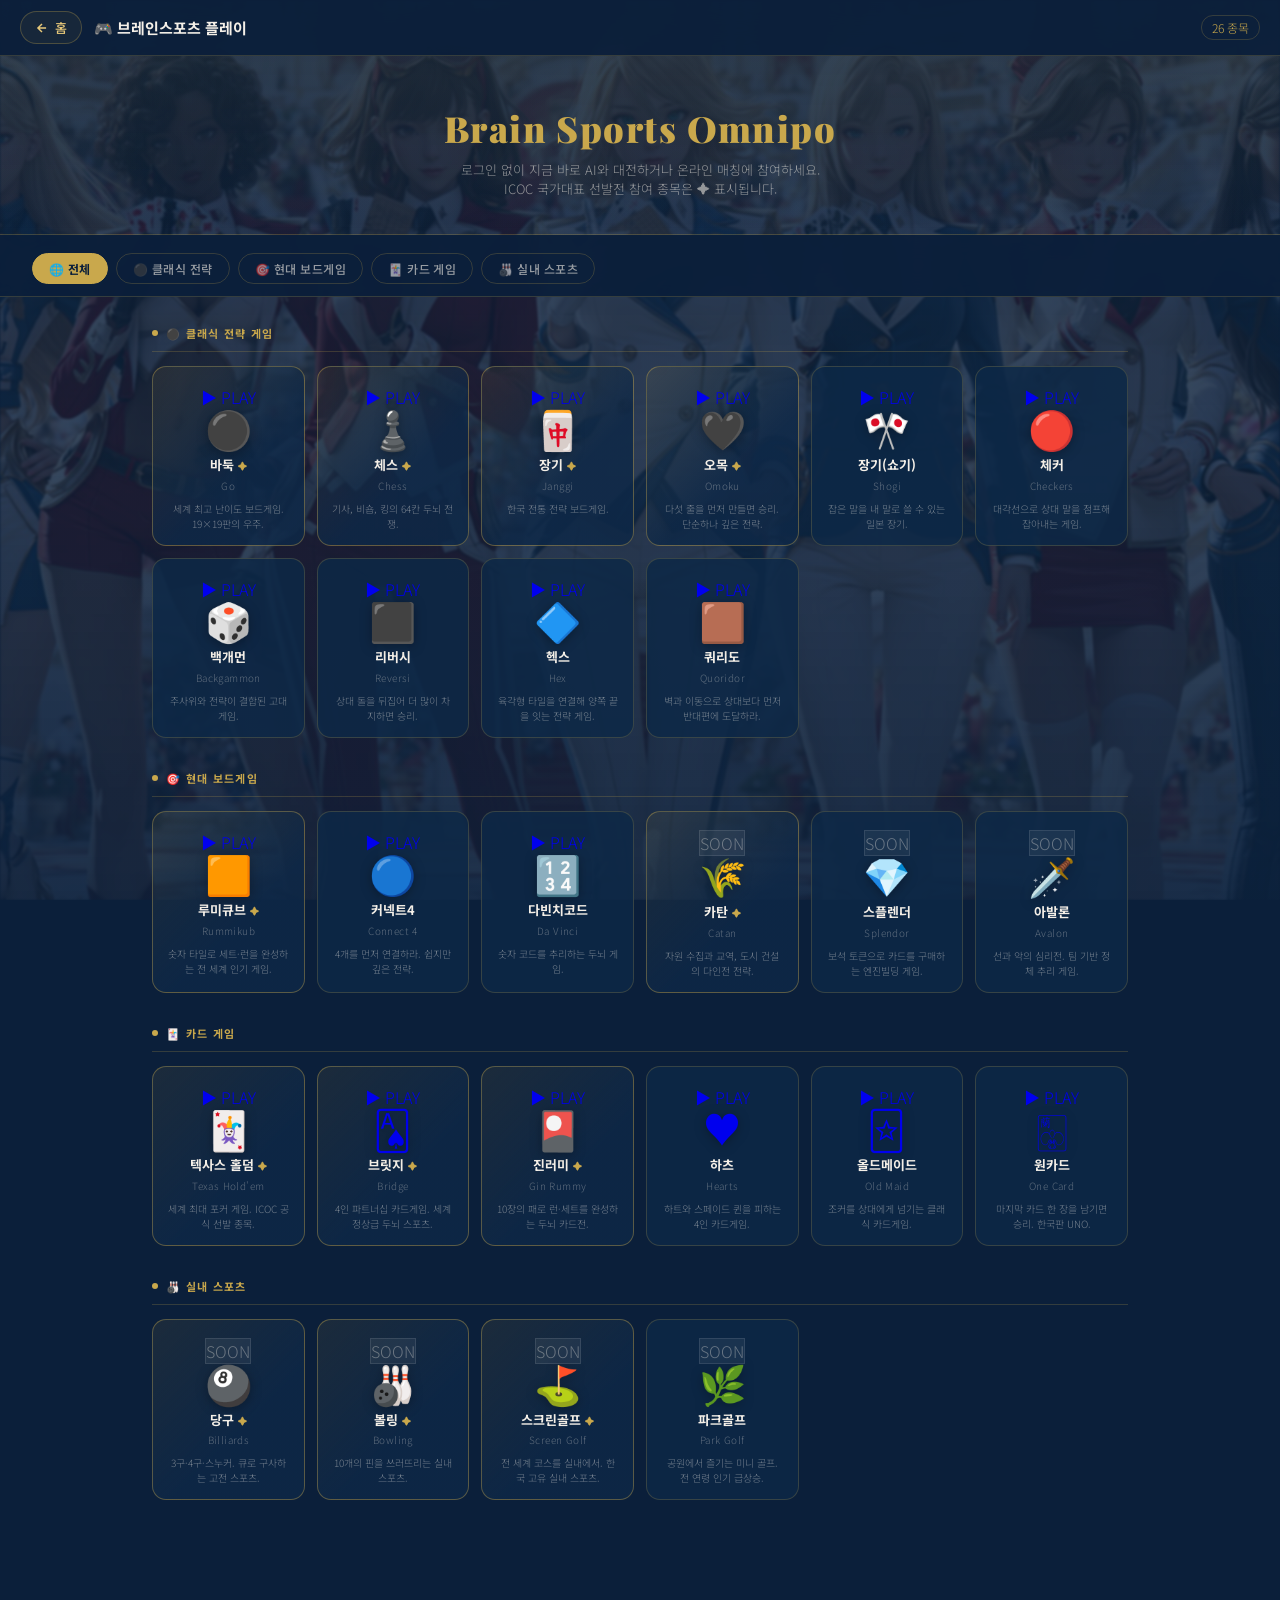
<file: games.html>
<!DOCTYPE html>
<html lang="ko">
<head>
<meta charset="UTF-8">
<meta name="viewport" content="width=device-width, initial-scale=1.0">
<title>Brain Sports — 게임 플레이 | ICOC 2027</title>
<meta name="description" content="AI와 바둑·체스·장기·당구·홀덤 대전. 로그인 없이 바로 플레이!">
<meta property="og:type" content="website">
<meta property="og:title" content="66개 브레인스포츠 게임 플레이 — ICOC Omnipo 2027">
<meta property="og:description" content="AI와 바둑·체스·장기·당구·홀덤 대전. 로그인 없이 바로 플레이!">
<meta property="og:image" content="https://icoc-omnipo2027.vercel.app/assets/hero-bg.jpg">
<link rel="icon" href="assets/favicon-32.png" type="image/png" sizes="32x32">
<link href="https://fonts.googleapis.com/css2?family=Playfair+Display:wght@400;700;900&family=Noto+Sans+KR:wght@300;400;500;700&display=swap" rel="stylesheet">

<style>
:root {
  --navy:  #0B1F3A;
  --navy2: #0e2847;
  --navy3: #112f52;
  --gold:  #C9A84C;
  --gold-l:#E8C97A;
  --cream: #F5F0E8;
  --border:rgba(201,168,76,0.22);
  --card-bg:rgba(14,40,71,0.85);
}
*{ margin:0; padding:0; box-sizing:border-box; }
html{ scroll-behavior:smooth; }
body{
  background:var(--navy);
  color:var(--cream);
  font-family:'Noto Sans KR',sans-serif;
  font-weight:300;
  min-height:100vh;
}

/* ── TOP BAR ── */
.top-bar{
  position:sticky; top:0; z-index:100;
  display:flex; align-items:center; gap:12px;
  padding:0 20px; height:56px;
  background:rgba(11,31,58,0.92);
  backdrop-filter:blur(18px);
  border-bottom:1px solid var(--border);
}
.btn-back{
  display:flex; align-items:center; gap:6px;
  padding:6px 14px;
  border:1px solid rgba(201,168,76,0.3); border-radius:24px;
  background:rgba(201,168,76,0.06);
  color:var(--gold-l); font-size:13px; font-weight:500;
  cursor:pointer; text-decoration:none; transition:all 0.2s;
  white-space:nowrap;
}
.btn-back:hover{ background:rgba(201,168,76,0.15); border-color:var(--gold); }
.bar-title{
  flex:1; font-size:15px; font-weight:700; color:var(--cream);
}
.bar-count{
  font-size:12px; color:var(--gold);
  padding:3px 10px; border:1px solid var(--border); border-radius:12px;
}

/* ── HERO STRIP ── */
.hero-strip{
  padding:36px 20px 28px;
  text-align:center;
  background:linear-gradient(180deg, rgba(201,168,76,0.06) 0%, transparent 100%);
  border-bottom:1px solid var(--border);
}
.hero-strip h1{
  font-family:'Playfair Display',serif;
  font-size:clamp(22px,5vw,36px);
  font-weight:900; color:var(--gold);
  letter-spacing:0.04em; margin-bottom:8px;
}
.hero-strip p{
  font-size:13px; color:rgba(245,240,232,0.55);
  max-width:480px; margin:0 auto;
}

/* ── FILTER TABS ── */
.filter-bar{
  display:flex; gap:8px; flex-wrap:wrap;
  padding:18px 20px 10px;
  border-bottom:1px solid var(--border);
  position:sticky; top:56px; z-index:90;
  background:rgba(11,31,58,0.95);
  backdrop-filter:blur(12px);
}
.filter-btn{
  padding:6px 16px;
  border:1px solid var(--border); border-radius:20px;
  background:transparent; color:rgba(245,240,232,0.6);
  font-size:12px; font-weight:500; letter-spacing:0.04em;
  cursor:pointer; transition:all 0.2s; font-family:inherit;
  white-space:nowrap;
}
.filter-btn:hover{ border-color:var(--gold); color:var(--gold-l); background:rgba(201,168,76,0.06); }
.filter-btn.active{ background:var(--gold); color:var(--navy); border-color:var(--gold); font-weight:700; }

/* ── GAMES GRID ── */
.games-wrap{ padding:20px; }

.cat-section{ margin-bottom:32px; }
.cat-label{
  font-size:11px; font-weight:700; letter-spacing:0.12em;
  text-transform:uppercase;
  color:var(--gold);
  padding-bottom:10px;
  border-bottom:1px solid var(--border);
  margin-bottom:14px;
  display:flex; align-items:center; gap:8px;
}
.cat-label-dot{
  width:6px; height:6px; border-radius:50%;
  background:var(--gold); display:inline-block;
}

.games-grid{
  display:grid;
  grid-template-columns:repeat(auto-fill, minmax(150px, 1fr));
  gap:12px;
}

/* ── GAME CARD ── */
.game-card{
  background:var(--card-bg);
  border:1px solid var(--border);
  border-radius:14px;
  padding:18px 14px 14px;
  cursor:pointer; text-decoration:none;
  display:flex; flex-direction:column; align-items:center;
  text-align:center;
  transition:all 0.22s;
  position:relative; overflow:hidden;
}
.game-card::before{
  content:'';
  position:absolute; inset:0;
  background:linear-gradient(135deg, rgba(201,168,76,0.06) 0%, transparent 60%);
  opacity:0; transition:opacity 0.2s;
}
.game-card:hover{ border-color:rgba(201,168,76,0.5); transform:translateY(-3px); box-shadow:0 8px 24px rgba(0,0,0,0.3); }
.game-card:hover::before{ opacity:1; }

.game-card.playable .play-badge{
  position:absolute; top:8px; right:8px;
  font-size:9px; font-weight:700; letter-spacing:0.06em;
  padding:2px 7px; border-radius:8px;
  background:rgba(201,168,76,0.18); color:var(--gold);
  border:1px solid rgba(201,168,76,0.3);
}
.game-card.soon .play-badge{
  background:rgba(255,255,255,0.06); color:rgba(245,240,232,0.35);
  border:1px solid rgba(255,255,255,0.1);
}

.game-emoji{
  font-size:38px; line-height:1;
  margin-bottom:10px;
  filter:drop-shadow(0 2px 6px rgba(0,0,0,0.3));
}
.game-name{
  font-size:13px; font-weight:700; color:var(--cream);
  margin-bottom:4px; line-height:1.3;
}
.game-name-en{
  font-size:10px; color:rgba(245,240,232,0.35);
  letter-spacing:0.04em; margin-bottom:8px;
}
.game-desc{
  font-size:10px; color:rgba(245,240,232,0.45);
  line-height:1.5;
}

/* bottom padding */
.page-end{ height:40px; }

/* highlight card (ICOC featured) */
.game-card.featured{
  border-color:rgba(201,168,76,0.4);
  background:linear-gradient(135deg, rgba(201,168,76,0.09) 0%, var(--card-bg) 60%);
}

@media(max-width:480px){
  .games-grid{ grid-template-columns:repeat(2, 1fr); gap:10px; }
  .game-emoji{ font-size:32px; }
}
@media(min-width:900px){
  .games-wrap{ max-width:1040px; margin:0 auto; padding:28px 32px; }
  .hero-strip{ padding:48px 32px 36px; }
  .filter-bar{ padding:18px 32px 12px; }
}

/* gc-img CSS removed - using background-image */

</style>

<style>
.games-bg-slides{position:fixed;inset:0;z-index:-2;overflow:hidden;}
.bg-slide{position:absolute;inset:0;opacity:0;transition:opacity 1.6s ease-in-out;}
.bg-slide.active{opacity:1;}
.bg-slide img{width:100%;height:100%;object-fit:cover;object-position:center;filter:blur(1px);}
.games-bg-overlay{position:fixed;inset:0;z-index:-1;background:linear-gradient(to bottom,rgba(11,31,58,0.88) 0%,rgba(11,31,58,0.82) 50%,rgba(11,31,58,0.92) 100%);}
</style>
<script>
document.addEventListener('DOMContentLoaded',function(){
  const slides=document.querySelectorAll('.bg-slide');
  let cur=0;
  setInterval(function(){
    slides[cur].classList.remove('active');
    cur=(cur+1)%slides.length;
    slides[cur].classList.add('active');
  },4000);
});
</script>

</head>
<body>

<div class="games-bg-slides" id="games-bg-slides" aria-hidden="true">
  <div class="bg-slide active"><img src="assets/hero-bg.jpg" alt=""></div>
  <div class="bg-slide"><img src="assets/hero-slide-1.jpg" alt=""></div>
  <div class="bg-slide"><img src="assets/hero-slide-2.jpg" alt=""></div>
  <div class="bg-slide"><img src="assets/hero-slide-3.jpg" alt=""></div>
  <div class="bg-slide"><img src="assets/hero-slide-4.jpg" alt=""></div>
</div>
<div class="games-bg-overlay"></div>


<!-- TOP BAR -->
<div class="top-bar">
  <a href="index.html" class="btn-back">
    <svg width="14" height="14" viewBox="0 0 24 24" fill="none" stroke="currentColor" stroke-width="2.5"><path d="M19 12H5M12 5l-7 7 7 7"/></svg>
    홈
  </a>
  <div class="bar-title">🎮 브레인스포츠 플레이</div>
  <div class="bar-count" id="game-count">23 종목</div>
</div>

<!-- HERO -->
<div class="hero-strip">
  <h1>Brain Sports Omnipo</h1>
  <p>로그인 없이 지금 바로 AI와 대전하거나 온라인 매칭에 참여하세요.<br>ICOC 국가대표 선발전 참여 종목은 ✦ 표시됩니다.</p>
</div>

<!-- FILTER -->
<div class="filter-bar">
  <button class="filter-btn active" onclick="filterCat('all',this)">🌐 전체</button>
  <button class="filter-btn" onclick="filterCat('classic',this)">⚫ 클래식 전략</button>
  <button class="filter-btn" onclick="filterCat('modern',this)">🎯 현대 보드게임</button>
  <button class="filter-btn" onclick="filterCat('card',this)">🃏 카드 게임</button>
  <button class="filter-btn" onclick="filterCat('sport',this)">🎳 실내 스포츠</button>
</div>

<!-- GAMES -->
<div class="games-wrap" id="games-wrap">
  <!-- JS가 렌더링 -->
</div>
<div class="page-end"></div>

<script>
const GAMES = [
  // ── CLASSIC 전략 ──
  { id:'go',         cat:'classic', name:'바둑',        nameEn:'Go',         emoji:'⚫', desc:'세계 최고 난이도 보드게임. 19×19판의 우주.',    play:true,  featured:true },
  { id:'chess',      cat:'classic', name:'체스',        nameEn:'Chess',      emoji:'♟️', desc:'기사, 비숍, 킹의 64칸 두뇌 전쟁.',             play:true,  featured:true },
  { id:'janggi',     cat:'classic', name:'장기',        nameEn:'Janggi',     emoji:'🀄', desc:'한국 전통 전략 보드게임.',                       play:true,  featured:true },
  { id:'omok',       cat:'classic', name:'오목',        nameEn:'Omoku',      emoji:'🖤', desc:'다섯 줄을 먼저 만들면 승리. 단순하나 깊은 전략.',play:true,  featured:true },
  { id:'shogi',      cat:'classic', name:'장기(쇼기)',  nameEn:'Shogi',      emoji:'🎌', desc:'잡은 말을 내 말로 쓸 수 있는 일본 장기.',        play:true,  featured:false },
  { id:'checkers',   cat:'classic', name:'체커',        nameEn:'Checkers',   emoji:'🔴', desc:'대각선으로 상대 말을 점프해 잡아내는 게임.',      play:true,  featured:false },
  { id:'backgammon', cat:'classic', name:'백개먼',      nameEn:'Backgammon', emoji:'🎲', desc:'주사위와 전략이 결합된 고대 게임.',               play:true,  featured:false },
  { id:'reversi',    cat:'classic', name:'리버시',      nameEn:'Reversi',    emoji:'⬛', desc:'상대 돌을 뒤집어 더 많이 차지하면 승리.',        play:true,  featured:false },
  { id:'hex',        cat:'classic', name:'헥스',        nameEn:'Hex',        emoji:'🔷', desc:'육각형 타일을 연결해 양쪽 끝을 잇는 전략 게임.', play:true,  featured:false },
  { id:'quoridor',   cat:'classic', name:'쿼리도',      nameEn:'Quoridor',   emoji:'🟫', desc:'벽과 이동으로 상대보다 먼저 반대편에 도달하라.', play:true,  featured:false },

  // ── MODERN 보드게임 ──
  { id:'rummikub',   cat:'modern',  name:'루미큐브',    nameEn:'Rummikub',   emoji:'🟧', desc:'숫자 타일로 세트·런을 완성하는 전 세계 인기 게임.', play:true, featured:true },
  { id:'connect4',   cat:'modern',  name:'커넥트4',     nameEn:'Connect 4',  emoji:'🔵', desc:'4개를 먼저 연결하라. 쉽지만 깊은 전략.',           play:true, featured:false },
  { id:'davinci',    cat:'modern',  name:'다빈치코드',  nameEn:"Da Vinci",   emoji:'🔢', desc:'숫자 코드를 추리하는 두뇌 게임.',                  play:true, featured:false },
  { id:'catan',      cat:'modern',  name:'카탄',        nameEn:'Catan',      emoji:'🌾', desc:'자원 수집과 교역, 도시 건설의 다인전 전략.',        play:false,featured:true },
  { id:'splendor',   cat:'modern',  name:'스플렌더',    nameEn:'Splendor',   emoji:'💎', desc:'보석 토큰으로 카드를 구매하는 엔진빌딩 게임.',      play:false,featured:false },
  { id:'avalon',     cat:'modern',  name:'아발론',      nameEn:'Avalon',     emoji:'🗡️', desc:'선과 악의 심리전. 팀 기반 정체 추리 게임.',         play:false,featured:false },

  // ── CARD 게임 ──
  { id:'holdem',     cat:'card',    name:'텍사스 홀덤', nameEn:"Texas Hold'em",emoji:'🃏', desc:'세계 최대 포커 게임. ICOC 공식 선발 종목.',    play:true, featured:true },
  { id:'bridge',     cat:'card',    name:'브릿지',      nameEn:'Bridge',     emoji:'🂡', desc:'4인 파트너십 카드게임. 세계 정상급 두뇌 스포츠.', play:true, featured:true },
  { id:'rummy',      cat:'card',    name:'진러미',      nameEn:'Gin Rummy',  emoji:'🎴', desc:'10장의 패로 런·세트를 완성하는 두뇌 카드전.',    play:true, featured:true },
  { id:'hearts',     cat:'card',    name:'하츠',        nameEn:'Hearts',     emoji:'♥️', desc:'하트와 스페이드 퀸을 피하는 4인 카드게임.',       play:true, featured:false },
  { id:'oldmaid',    cat:'card',    name:'올드메이드',  nameEn:'Old Maid',   emoji:'🃟', desc:'조커를 상대에게 넘기는 클래식 카드게임.',          play:true, featured:false },
  { id:'onecard',    cat:'card',    name:'원카드',      nameEn:'One Card',   emoji:'🀣', desc:'마지막 카드 한 장을 남기면 승리. 한국판 UNO.',    play:true, featured:false },

  // ── SPORT 실내 스포츠 ──
  { id:'billiards',  cat:'sport',   name:'당구',        nameEn:'Billiards',  emoji:'🎱', desc:'3구·4구·스누커. 큐로 구사하는 고전 스포츠.',     play:false,featured:true },
  { id:'bowling',    cat:'sport',   name:'볼링',        nameEn:'Bowling',    emoji:'🎳', desc:'10개의 핀을 쓰러뜨리는 실내 스포츠.',            play:false,featured:true },
  { id:'screengolf', cat:'sport',   name:'스크린골프',  nameEn:'Screen Golf',emoji:'⛳', desc:'전 세계 코스를 실내에서. 한국 고유 실내 스포츠.', play:false,featured:true },
  { id:'parkgolf',   cat:'sport',   name:'파크골프',    nameEn:'Park Golf',  emoji:'🌿', desc:'공원에서 즐기는 미니 골프. 전 연령 인기 급상승.', play:false,featured:false },
];

const CATS = {
  classic: { label:'클래식 전략 게임', emoji:'⚫' },
  modern:  { label:'현대 보드게임',   emoji:'🎯' },
  card:    { label:'카드 게임',       emoji:'🃏' },
  sport:   { label:'실내 스포츠',     emoji:'🎳' },
};

const GAME_IMGS = {
  go:'assets/game-cards/go.jpg',
  chess:'assets/game-cards/chess.jpg',
  janggi:'assets/game-cards/janggi.jpg',
  omok:'assets/game-cards/omok.jpg',
  shogi:'assets/game-cards/shogi.jpg',
  checkers:'assets/game-cards/checkers.jpg',
  reversi:'assets/game-cards/reversi.jpg',
  hex:'assets/game-cards/hex.jpg',
  quoridor:'assets/game-cards/quoridor.jpg',
  billiards:'assets/game-cards/billiards.jpg',
  bowling:'assets/game-cards/bowling.jpg',
  holdem:'assets/game-cards/holdem.jpg',
  blackjack:'assets/game-cards/blackjack.jpg',
  mahjong:'assets/game-cards/mahjong.jpg',
  bridge:'assets/game-cards/bridge.jpg',
  screengolf:'assets/game-cards/speedcube.jpg',
};

let activeCat = 'all';

// URL 파라미터로 게임/타입 하이라이트
const urlP = new URLSearchParams(location.search);
const highlightType = urlP.get('type');
const highlightGame = urlP.get('game');

function buildGrid(cat){
  const wrap = document.getElementById('games-wrap');
  wrap.innerHTML = '';

  const order = ['classic','modern','card','sport'];
  order.forEach(c => {
    const games = GAMES.filter(g => g.cat === c && (cat === 'all' || g.cat === cat));
    if(!games.length) return;

    const sec = document.createElement('div');
    sec.className = 'cat-section';
    sec.dataset.cat = c;

    sec.innerHTML = `<div class="cat-label"><span class="cat-label-dot"></span>${CATS[c].emoji} ${CATS[c].label}</div><div class="games-grid" id="grid-${c}"></div>`;
    wrap.appendChild(sec);

    const grid = sec.querySelector('.games-grid');
    games.forEach(g => {
      const isHL = (highlightGame && g.name === highlightGame) || (highlightType && typeMatchesCat(highlightType, g.cat));
      const a = document.createElement('a');
      a.className = `game-card${g.featured?' featured':''}${g.play?'':' soon'}${isHL?' highlighted':''}`;
      a.href = g.play ? `index.html?game=${g.id}` : '#';
      if(!g.play) a.addEventListener('click', e => { e.preventDefault(); showComingSoon(g.name); });

      a.innerHTML = `
        <span class="play-badge">${g.play ? '▶ PLAY' : 'SOON'}</span>
        <div class="game-emoji">${g.emoji}</div>
        <div class="game-name">${g.name}${g.featured ? ' <span style="color:var(--gold);font-size:9px;">✦</span>' : ''}</div>
        <div class="game-name-en">${g.nameEn}</div>
        <div class="game-desc">${g.desc}</div>
      `;
      grid.appendChild(a);

      if(isHL){ setTimeout(()=>{ a.scrollIntoView({behavior:'smooth',block:'center'}); },300); }
    });
  });

  document.getElementById('game-count').textContent =
    (cat === 'all' ? GAMES.length : GAMES.filter(g=>g.cat===cat).length) + ' 종목';
}

function typeMatchesCat(type, cat){
  const map = { go:'classic', chess:'classic', board:'classic', billiards:'sport', bowling:'sport', screengolf:'sport', parkgolf:'sport', holdem:'card', pcbang:'modern' };
  return map[type] === cat;
}

function filterCat(cat, btn){
  activeCat = cat;
  document.querySelectorAll('.filter-btn').forEach(b => b.classList.remove('active'));
  btn.classList.add('active');
  buildGrid(cat);
}

function showComingSoon(name){
  const d = document.createElement('div');
  d.style.cssText = `
    position:fixed; bottom:24px; left:50%; transform:translateX(-50%);
    background:rgba(14,40,71,0.96); border:1px solid rgba(201,168,76,0.4);
    border-radius:12px; padding:14px 22px; z-index:9999;
    color:#E8C97A; font-size:13px; font-weight:600;
    backdrop-filter:blur(16px); text-align:center;
    box-shadow:0 8px 32px rgba(0,0,0,0.4);
  `;
  d.textContent = `${name} — 온라인 버전 출시 준비 중입니다 🧠`;
  document.body.appendChild(d);
  setTimeout(()=>{ d.style.opacity='0'; d.style.transition='opacity 0.4s'; setTimeout(()=>d.remove(),400); }, 2200);
}

buildGrid('all');
</script>



</body>
</html>
</file>
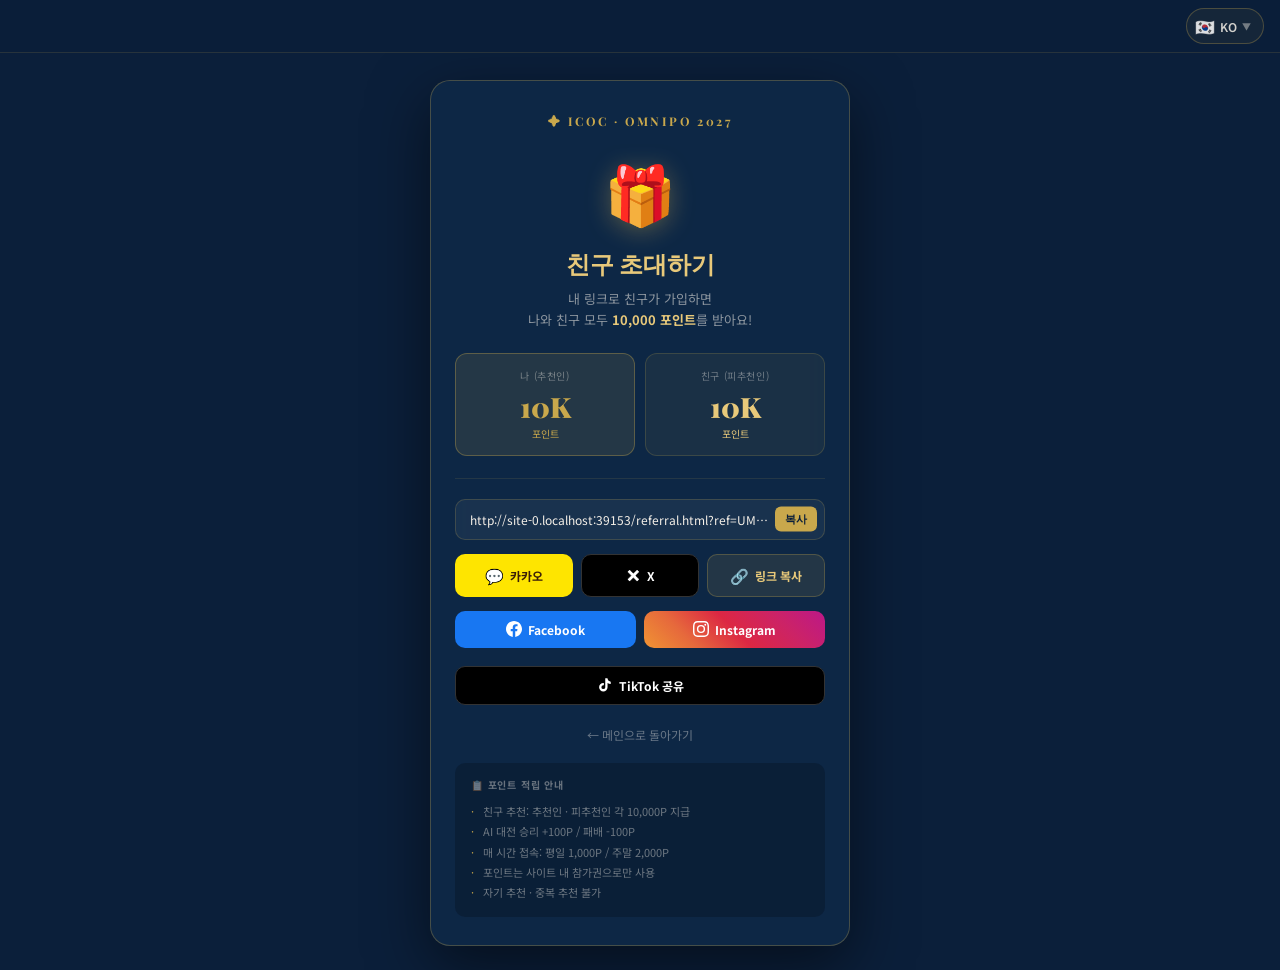
<file: referral.html>
<!DOCTYPE html>
<html lang="ko">
<head>
<meta charset="UTF-8">
<meta name="viewport" content="width=device-width, initial-scale=1.0">
<title>친구 초대 — ICOC Brain Sports Omnipo 2027</title>
<meta name="description" content="친구 초대하고 함께 10,000P 받으세요">
<meta property="og:type" content="website">
<meta property="og:title" content="친구 초대 — ICOC Omnipo 2027">
<meta property="og:description" content="친구 초대하고 함께 10,000P 받으세요">
<meta property="og:image" content="https://icoc-omnipo2027.vercel.app/assets/hero-bg.jpg">
<link rel="icon" href="assets/favicon-32.png" type="image/png">
<link href="https://fonts.googleapis.com/css2?family=Playfair+Display:wght@700;900&family=Noto+Sans+KR:wght@300;400;500;700&display=swap" rel="stylesheet">
<style>
:root{ --navy:#0B1F3A; --gold:#C9A84C; --gold-l:#E8C97A; --cream:#F5F0E8; }
*{ margin:0; padding:0; box-sizing:border-box; }
body{ background:var(--navy); color:var(--cream); font-family:'Noto Sans KR',sans-serif;
  min-height:100vh; display:flex; flex-direction:column; align-items:center;
  justify-content:center; padding:24px; }

/* lang bar */
.lang-bar{
  position:fixed; top:0; left:0; right:0; z-index:100;
  display:flex; justify-content:flex-end; align-items:center;
  padding:8px 16px; gap:6px;
  background:rgba(11,31,58,0.92); backdrop-filter:blur(16px);
  border-bottom:1px solid rgba(201,168,76,0.15);
}
.lang-toggle-wrap{ position:relative; }
.lang-trigger{
  display:flex; align-items:center; gap:5px; padding:5px 12px 5px 8px;
  border:1px solid rgba(201,168,76,0.3); border-radius:20px;
  background:rgba(201,168,76,0.06); color:rgba(245,240,232,0.85);
  font-size:12px; font-weight:600; cursor:pointer; font-family:inherit;
}
.lang-trigger .lt-flag{ font-size:16px; }
.lang-trigger .caret{ font-size:9px; opacity:.5; transition:transform .2s; }
.lang-toggle-wrap.open .caret{ transform:rotate(180deg); }
.lang-dropdown{
  position:absolute; top:calc(100% + 8px); right:0;
  min-width:190px; background:rgba(10,28,55,0.98);
  border:1px solid rgba(201,168,76,0.25); border-radius:12px;
  padding:6px; display:grid; grid-template-columns:1fr 1fr; gap:2px;
  opacity:0; pointer-events:none; transform:translateY(-6px);
  transition:all .18s; z-index:200; max-height:340px; overflow-y:auto;
}
.lang-toggle-wrap.open .lang-dropdown{ opacity:1; pointer-events:all; transform:translateY(0); }
.lang-option{
  display:flex; align-items:center; gap:7px; padding:7px 10px;
  border-radius:8px; cursor:pointer; transition:background .15s;
}
.lang-option:hover{ background:rgba(201,168,76,0.12); }
.lang-option.active{ background:rgba(201,168,76,0.18); }
.lang-option .lof{ font-size:18px; }
.lang-option .lol{ font-size:11px; font-weight:500; color:rgba(245,240,232,0.8); white-space:nowrap; }
.lang-option.active .lol{ color:#E8C97A; font-weight:700; }

/* card */
.card{
  background:rgba(14,40,71,0.9); border:1px solid rgba(201,168,76,0.3);
  border-radius:20px; padding:32px 24px 28px; max-width:420px; width:100%;
  text-align:center; backdrop-filter:blur(20px);
  box-shadow:0 20px 60px rgba(0,0,0,0.5); margin-top:56px;
}
.logo{ font-family:'Playfair Display',serif; font-size:12px; font-weight:700;
  color:var(--gold); letter-spacing:.2em; margin-bottom:20px; }
.gift{ font-size:58px; display:block; margin-bottom:14px;
  filter:drop-shadow(0 4px 12px rgba(201,168,76,.4)); }
h1{ font-family:'Playfair Display',serif; font-size:24px; font-weight:900;
  color:var(--gold-l); margin-bottom:7px; }
.sub{ font-size:13px; color:rgba(245,240,232,.55); margin-bottom:22px; line-height:1.65; }
.sub strong{ color:var(--gold-l); }

/* invited banner */
.invited{
  display:none; background:rgba(201,168,76,.12);
  border:1px solid rgba(201,168,76,.35); border-radius:12px;
  padding:12px 16px; margin-bottom:20px;
  font-size:13px; color:var(--gold-l); line-height:1.5;
}
.invited.show{ display:block; }

/* reward row */
.reward-row{ display:flex; gap:10px; margin-bottom:22px; }
.reward-box{
  flex:1; background:rgba(201,168,76,.07);
  border:1px solid rgba(201,168,76,.2); border-radius:12px; padding:14px 8px;
}
.reward-box.me{ background:rgba(201,168,76,.13); border-color:rgba(201,168,76,.35); }
.who{ font-size:10px; color:rgba(245,240,232,.4); letter-spacing:.06em;
  text-transform:uppercase; margin-bottom:5px; }
.pts{ font-family:'Playfair Display',serif; font-size:28px; font-weight:900; color:var(--gold); }
.pts-l{ font-size:10px; color:var(--gold); margin-top:1px; }

.divider{ height:1px; background:rgba(201,168,76,.12); margin:0 0 20px; }

/* link box */
.link-wrap{ position:relative; margin-bottom:14px; }
.link-input{
  width:100%; padding:11px 50px 11px 14px;
  background:rgba(255,255,255,.05); border:1px solid rgba(201,168,76,.22);
  border-radius:10px; color:var(--cream); font-size:12px;
  font-family:inherit; outline:none;
  white-space:nowrap; overflow:hidden; text-overflow:ellipsis;
}
.btn-copy{
  position:absolute; right:8px; top:50%; transform:translateY(-50%);
  background:var(--gold); border:none; border-radius:6px;
  padding:5px 10px; font-size:11px; font-weight:700; color:var(--navy);
  cursor:pointer; transition:all .2s; white-space:nowrap;
}
.btn-copy:hover{ background:var(--gold-l); }

/* SNS grid */
.sns-grid{
  display:grid; grid-template-columns:1fr 1fr 1fr; gap:8px; margin-bottom:14px;
}
.sns-row2{ display:grid; grid-template-columns:1fr 1fr; gap:8px; margin-bottom:18px; }

.sns-btn{
  display:flex; align-items:center; justify-content:center; gap:6px;
  padding:10px 6px; border-radius:10px; border:none;
  font-size:12px; font-weight:700; cursor:pointer; transition:all .2s;
  font-family:inherit; text-decoration:none;
}
.sns-kakao{ background:#FEE500; color:#3B1E08; }
.sns-kakao:hover{ background:#ffd900; }
.sns-x{ background:#000; color:#fff; border:1px solid #333; }
.sns-x:hover{ background:#111; }
.sns-copy{ background:rgba(201,168,76,.12); color:var(--gold-l);
  border:1px solid rgba(201,168,76,.28); }
.sns-copy:hover{ background:rgba(201,168,76,.22); }
.sns-fb{ background:#1877F2; color:#fff; }
.sns-fb:hover{ background:#1565d8; }
.sns-ig{
  background:linear-gradient(45deg,#f09433,#e6683c,#dc2743,#cc2366,#bc1888);
  color:#fff;
}
.sns-ig:hover{ opacity:.9; }
.sns-tt{ background:#000; color:#fff; border:1px solid #333; }
.sns-tt:hover{ background:#111; }
.sns-icon{ font-size:15px; }

.go-home{ display:inline-block; margin-top:4px;
  color:rgba(245,240,232,.4); font-size:12px; text-decoration:none; }
.go-home:hover{ color:var(--gold); }
.go-home.cta{
  display:inline-block; margin-top:12px;
  background:linear-gradient(135deg,#C9A84C,#E8C97A);
  color:#0B1F3A; font-weight:700; font-size:14px;
  padding:12px 24px; border-radius:10px; text-decoration:none;
  box-shadow:0 4px 16px rgba(201,168,76,.3);
}

/* rules */
.rules{ margin-top:18px; padding:14px 16px; background:rgba(0,0,0,.2);
  border-radius:10px; text-align:left; }
.rules-title{ font-size:10px; font-weight:700; color:rgba(245,240,232,.4);
  letter-spacing:.08em; text-transform:uppercase; margin-bottom:9px; }
.rules li{ font-size:11px; color:rgba(245,240,232,.42); line-height:1.85;
  list-style:none; padding-left:12px; position:relative; }
.rules li::before{ content:'·'; position:absolute; left:0; color:var(--gold); }

/* toast */
#toast{ position:fixed; bottom:24px; left:50%; transform:translateX(-50%) translateY(10px);
  background:rgba(11,31,58,.97); border:1px solid rgba(201,168,76,.4);
  border-radius:10px; padding:11px 20px; color:var(--gold-l); font-size:13px; font-weight:600;
  backdrop-filter:blur(12px); opacity:0; transition:all .3s; pointer-events:none;
  white-space:nowrap; z-index:999; }
#toast.show{ opacity:1; transform:translateX(-50%) translateY(0); }
</style>
</head>
<body>

<!-- LANG BAR -->
<div class="lang-bar">
  <div class="lang-toggle-wrap" id="lt-wrap">
    <button class="lang-trigger" id="lt-trigger" type="button">
      <span class="lt-flag" id="lt-flag">🇰🇷</span>
      <span id="lt-code">KO</span>
      <span class="caret">▼</span>
    </button>
    <div class="lang-dropdown" id="lt-dd"></div>
  </div>
</div>

<!-- CARD -->
<div class="card">
  <div class="logo">✦ ICOC · OMNIPO 2027</div>

  <div class="invited" id="invited-banner">
    🎁 <span data-t="invited_msg">친구의 초대로 방문하셨군요!<br>입장하시면 <strong>10,000 포인트</strong>가 지급됩니다.</span>
  </div>

  <span class="gift">🎁</span>
  <h1 data-t="title">친구 초대하기</h1>
  <p class="sub" data-t="sub">내 링크로 친구가 가입하면<br>나와 친구 모두 <strong>10,000 포인트</strong>를 받아요!</p>

  <div class="reward-row">
    <div class="reward-box me">
      <div class="who" data-t="me">나 (추천인)</div>
      <div class="pts">10K</div>
      <div class="pts-l" data-t="pts_label">포인트</div>
    </div>
    <div class="reward-box">
      <div class="who" data-t="friend">친구 (피추천인)</div>
      <div class="pts" style="color:var(--gold-l)">10K</div>
      <div class="pts-l" style="color:var(--gold-l)" data-t="pts_label">포인트</div>
    </div>
  </div>

  <div class="divider"></div>

  <div class="link-wrap">
    <input class="link-input" id="ref-link" readonly value="링크 생성 중...">
    <button class="btn-copy" onclick="copyLink()" data-t="copy_btn">복사</button>
  </div>

  <!-- SNS 버튼 3+2 그리드 -->
  <div class="sns-grid">
    <button class="sns-btn sns-kakao" onclick="shareKakao()">
      <span class="sns-icon">💬</span><span data-t="btn_kakao">카카오</span>
    </button>
    <button class="sns-btn sns-x" onclick="shareX()">
      <span class="sns-icon">✕</span><span>X</span>
    </button>
    <button class="sns-btn sns-copy" onclick="copyLink()">
      <span class="sns-icon">🔗</span><span data-t="btn_copy2">링크 복사</span>
    </button>
  </div>
  <div class="sns-row2">
    <button class="sns-btn sns-fb" onclick="shareFacebook()">
      <svg class="sns-icon" width="16" height="16" viewBox="0 0 24 24" fill="currentColor"><path d="M24 12.073c0-6.627-5.373-12-12-12s-12 5.373-12 12c0 5.99 4.388 10.954 10.125 11.854v-8.385H7.078v-3.47h3.047V9.43c0-3.007 1.792-4.669 4.533-4.669 1.312 0 2.686.235 2.686.235v2.953H15.83c-1.491 0-1.956.925-1.956 1.874v2.25h3.328l-.532 3.47h-2.796v8.385C19.612 23.027 24 18.062 24 12.073z"/></svg>
      <span>Facebook</span>
    </button>
    <button class="sns-btn sns-ig" onclick="shareInstagram()">
      <svg class="sns-icon" width="16" height="16" viewBox="0 0 24 24" fill="currentColor"><path d="M12 2.163c3.204 0 3.584.012 4.85.07 3.252.148 4.771 1.691 4.919 4.919.058 1.265.069 1.645.069 4.849 0 3.205-.012 3.584-.069 4.849-.149 3.225-1.664 4.771-4.919 4.919-1.266.058-1.644.07-4.85.07-3.204 0-3.584-.012-4.849-.07-3.26-.149-4.771-1.699-4.919-4.92-.058-1.265-.07-1.644-.07-4.849 0-3.204.013-3.583.07-4.849.149-3.227 1.664-4.771 4.919-4.919 1.266-.057 1.645-.069 4.849-.069zM12 0C8.741 0 8.333.014 7.053.072 2.695.272.273 2.69.073 7.052.014 8.333 0 8.741 0 12c0 3.259.014 3.668.072 4.948.2 4.358 2.618 6.78 6.98 6.98C8.333 23.986 8.741 24 12 24c3.259 0 3.668-.014 4.948-.072 4.354-.2 6.782-2.618 6.979-6.98.059-1.28.073-1.689.073-4.948 0-3.259-.014-3.667-.072-4.947-.196-4.354-2.617-6.78-6.979-6.98C15.668.014 15.259 0 12 0zm0 5.838a6.162 6.162 0 1 0 0 12.324 6.162 6.162 0 0 0 0-12.324zM12 16a4 4 0 1 1 0-8 4 4 0 0 1 0 8zm6.406-11.845a1.44 1.44 0 1 0 0 2.881 1.44 1.44 0 0 0 0-2.881z"/></svg>
      <span>Instagram</span>
    </button>
  </div>
  <!-- TikTok 별도 (full width) -->
  <button class="sns-btn sns-tt" onclick="shareTikTok()" style="width:100%;margin-bottom:16px;">
    <svg class="sns-icon" width="16" height="16" viewBox="0 0 24 24" fill="currentColor"><path d="M19.59 6.69a4.83 4.83 0 01-3.77-4.25V2h-3.45v13.67a2.89 2.89 0 01-2.88 2.5 2.89 2.89 0 01-2.89-2.89 2.89 2.89 0 012.89-2.89c.28 0 .54.04.79.1V9.01a6.33 6.33 0 00-.79-.05 6.34 6.34 0 00-6.34 6.34 6.34 6.34 0 006.34 6.34 6.34 6.34 0 006.33-6.34V8.87a8.18 8.18 0 004.78 1.52V6.95a4.85 4.85 0 01-1.01-.26z"/></svg>
    <span data-t="btn_tiktok">TikTok 공유</span>
  </button>

  <a href="index.html" class="go-home" id="go-home-btn" data-t="go_home">← 메인으로 돌아가기</a>

  <div class="rules">
    <div class="rules-title" data-t="rules_title">📋 포인트 적립 안내</div>
    <ul>
      <li data-t="r1">친구 추천: 추천인 · 피추천인 각 10,000P 지급</li>
      <li data-t="r2">AI 대전 승리 시 +100P / 패배 시 -100P</li>
      <li data-t="r3">매 시간 접속 체크인: 평일 1,000P / 주말 2,000P</li>
      <li data-t="r4">포인트는 사이트 내 게임 참가권 등으로만 사용 가능</li>
      <li data-t="r5">자기 추천, 중복 추천은 인정되지 않습니다</li>
    </ul>
  </div>
</div>

<div id="toast"></div>

<script src="js/points.js"></script>
<script>
/* ── i18n ── */
const LANGS = [
  {code:'ko',flag:'🇰🇷',label:'한국어',short:'KO'},
  {code:'en',flag:'🇺🇸',label:'English',short:'EN'},
  {code:'zh',flag:'🇨🇳',label:'中文',short:'ZH'},
  {code:'ja',flag:'🇯🇵',label:'日本語',short:'JA'},
  {code:'es',flag:'🇪🇸',label:'Español',short:'ES'},
  {code:'fr',flag:'🇫🇷',label:'Français',short:'FR'},
  {code:'de',flag:'🇩🇪',label:'Deutsch',short:'DE'},
  {code:'pt',flag:'🇧🇷',label:'Português',short:'PT'},
  {code:'ru',flag:'🇷🇺',label:'Русский',short:'RU'},
  {code:'ar',flag:'🇸🇦',label:'العربية',short:'AR'},
  {code:'hi',flag:'🇮🇳',label:'हिन्दी',short:'HI'},
  {code:'vi',flag:'🇻🇳',label:'Tiếng Việt',short:'VI'},
  {code:'th',flag:'🇹🇭',label:'ภาษาไทย',short:'TH'},
  {code:'id',flag:'🇮🇩',label:'Indonesia',short:'ID'},
  {code:'ms',flag:'🇲🇾',label:'Melayu',short:'MS'},
  {code:'tr',flag:'🇹🇷',label:'Türkçe',short:'TR'},
  {code:'nl',flag:'🇳🇱',label:'Nederlands',short:'NL'},
  {code:'pl',flag:'🇵🇱',label:'Polski',short:'PL'},
  {code:'sv',flag:'🇸🇪',label:'Svenska',short:'SV'},
  {code:'it',flag:'🇮🇹',label:'Italiano',short:'IT'},
];

const T = {
  ko:{ title:'친구 초대하기', sub:'내 링크로 친구가 가입하면<br>나와 친구 모두 <strong>10,000 포인트</strong>를 받아요!',
    me:'나 (추천인)', friend:'친구 (피추천인)', pts_label:'포인트',
    copy_btn:'복사', btn_kakao:'카카오', btn_copy2:'링크 복사', btn_tiktok:'TikTok 공유',
    go_home:'← 메인으로 돌아가기',
    invited_msg:'친구의 초대로 방문하셨군요!<br>입장하시면 <strong>10,000 포인트</strong>가 지급됩니다.',
    rules_title:'📋 포인트 적립 안내',
    r1:'친구 추천: 추천인 · 피추천인 각 10,000P 지급', r2:'AI 대전 승리 +100P / 패배 -100P',
    r3:'매 시간 접속: 평일 1,000P / 주말 2,000P', r4:'포인트는 사이트 내 참가권으로만 사용',
    r5:'자기 추천 · 중복 추천 불가',
    share_text:'🧠 ICOC 브레인스포츠 올림픽 2027! 오목·체스·바둑·홀덤 국가대표 선발전! 가입하면 10,000P 🎁',
    copied:'✅ 링크 복사 완료!', go_cta:'🎁 입장하고 10,000P 받기 →' },
  en:{ title:'Invite Friends', sub:'When a friend joins via your link,<br>you both get <strong>10,000 Points</strong>!',
    me:'Me (Referrer)', friend:'Friend (Referee)', pts_label:'Points',
    copy_btn:'Copy', btn_kakao:'KakaoTalk', btn_copy2:'Copy Link', btn_tiktok:'Share on TikTok',
    go_home:'← Back to Home',
    invited_msg:"You've been invited by a friend!<br>Enter the site to receive <strong>10,000 Points</strong>.",
    rules_title:'📋 Point Guide',
    r1:'Referral: Both referrer & referee get 10,000P', r2:'AI Match Win +100P / Loss -100P',
    r3:'Hourly Check-in: Weekday 1,000P / Weekend 2,000P', r4:'Points usable for in-site game passes only',
    r5:'Self-referral & duplicates not allowed',
    share_text:'🧠 ICOC Brain Sports Olympics 2027! Chess, Go, Poker national team trials! Join for 10,000P 🎁',
    copied:'✅ Link copied!', go_cta:'🎁 Enter & Claim 10,000P →' },
  zh:{ title:'邀请好友', sub:'通过您的链接注册，<br>双方均可获得 <strong>10,000 积分</strong>！',
    me:'我 (推荐人)', friend:'好友 (被推荐人)', pts_label:'积分',
    copy_btn:'复制', btn_kakao:'KakaoTalk', btn_copy2:'复制链接', btn_tiktok:'TikTok分享',
    go_home:'← 返回首页',
    invited_msg:'您是通过好友邀请来的！<br>进入网站即可获得 <strong>10,000 积分</strong>。',
    rules_title:'📋 积分规则',
    r1:'好友推荐: 双方各获10,000积分', r2:'AI对战胜利+100P / 败北-100P',
    r3:'每小时签到: 平日1,000P / 周末2,000P', r4:'积分仅限站内游戏入场券使用',
    r5:'不允许自我推荐或重复推荐',
    share_text:'🧠 ICOC脑力运动奥林匹克2027！围棋·国际象棋·德州扑克国家代表选拔！注册赠10,000积分🎁',
    copied:'✅ 链接已复制！', go_cta:'🎁 入场领取10,000积分 →' },
  ja:{ title:'友達を招待', sub:'あなたのリンクから登録すると<br>双方に <strong>10,000 ポイント</strong>！',
    me:'自分（紹介者）', friend:'友達（被紹介者）', pts_label:'ポイント',
    copy_btn:'コピー', btn_kakao:'KakaoTalk', btn_copy2:'リンクコピー', btn_tiktok:'TikTokで共有',
    go_home:'← ホームへ戻る',
    invited_msg:'友達の招待でご来訪いただきました！<br>入場すると <strong>10,000 ポイント</strong>が付与されます。',
    rules_title:'📋 ポイント案内',
    r1:'友達紹介: 紹介者・被紹介者各10,000P', r2:'AI対戦 勝利+100P / 敗北-100P',
    r3:'毎時チェックイン: 平日1,000P / 週末2,000P', r4:'ポイントはサイト内ゲーム券のみ使用可',
    r5:'自己紹介・重複紹介は無効',
    share_text:'🧠 ICOC脳力スポーツ五輪2027！囲碁・チェス・ポーカー代表選考！登録で10,000P🎁',
    copied:'✅ リンクコピー完了！', go_cta:'🎁 入場して10,000Pを受け取る →' },
  es:{ title:'Invitar Amigos', sub:'Cuando un amigo se une con tu enlace,<br>¡ambos reciben <strong>10,000 Puntos</strong>!',
    me:'Yo (Referente)', friend:'Amigo (Referido)', pts_label:'Puntos',
    copy_btn:'Copiar', btn_kakao:'KakaoTalk', btn_copy2:'Copiar enlace', btn_tiktok:'Compartir TikTok',
    go_home:'← Volver al inicio', invited_msg:'¡Fuiste invitado por un amigo!<br>Entra y obtén <strong>10,000 Puntos</strong>.',
    rules_title:'📋 Guía de Puntos', r1:'Referido: ambos 10,000P', r2:'Victoria IA +100P / Derrota -100P',
    r3:'Check-in/hora: L-V 1,000P / Fin 2,000P', r4:'Puntos solo para pases de juego internos',
    r5:'No se permiten auto-referidos ni duplicados',
    share_text:'🧠 ICOC Brain Sports 2027! Ajedrez, Go, Poker — ¡Regístrate y gana 10,000P! 🎁',
    copied:'✅ ¡Enlace copiado!', go_cta:'🎁 Entrar y reclamar 10,000P →' },
  fr:{ title:'Inviter des Amis', sub:'Quand un ami s\'inscrit via votre lien,<br>vous recevez tous les deux <strong>10 000 Points</strong>!',
    me:'Moi (Parrain)', friend:'Ami (Filleul)', pts_label:'Points',
    copy_btn:'Copier', btn_kakao:'KakaoTalk', btn_copy2:'Copier le lien', btn_tiktok:'Partager TikTok',
    go_home:'← Retour à l\'accueil', invited_msg:'Vous avez été invité par un ami!<br>Entrez pour recevoir <strong>10 000 Points</strong>.',
    rules_title:'📋 Guide des Points', r1:'Parrainage: 10,000P chacun', r2:'Victoire IA +100P / Défaite -100P',
    r3:'Check-in/heure: Sem 1,000P / Week 2,000P', r4:'Points utilisables pour des passes de jeu uniquement',
    r5:'Auto-parrainage et doublons interdits',
    share_text:'🧠 ICOC Brain Sports 2027! Échecs, Go, Poker — Inscrivez-vous pour 10 000P! 🎁',
    copied:'✅ Lien copié!', go_cta:'🎁 Entrer et réclamer 10,000P →' },
};

// fallback for missing langs
['de','pt','ru','ar','hi','vi','th','id','ms','tr','nl','pl','sv','it'].forEach(c => {
  T[c] = {...T['en']};
});

let curLang = localStorage.getItem('icoc_lang') || 'ko';

function applyLang(code) {
  const t = T[code] || T['en'];
  document.querySelectorAll('[data-t]').forEach(el => {
    const key = el.getAttribute('data-t');
    if (t[key] !== undefined) el.innerHTML = t[key];
  });
  const l = LANGS.find(x => x.code === code) || LANGS[0];
  document.getElementById('lt-flag').textContent = l.flag;
  document.getElementById('lt-code').textContent = l.short;
  document.documentElement.lang = code;
  curLang = code;
  localStorage.setItem('icoc_lang', code);
  // update dynamic text
  if (incomingRef && !localStorage.getItem('icoc_ref_done')) {
    document.getElementById('go-home-btn').textContent = t.go_cta || t.go_home;
  }
}

// Build lang dropdown
const dd = document.getElementById('lt-dd');
LANGS.forEach(l => {
  const d = document.createElement('div');
  d.className = 'lang-option' + (l.code===curLang?' active':'');
  d.dataset.code = l.code;
  d.innerHTML = `<span class="lof">${l.flag}</span><span class="lol">${l.label}</span>`;
  d.addEventListener('click', () => {
    applyLang(l.code);
    dd.querySelectorAll('.lang-option').forEach(o => o.classList.toggle('active', o.dataset.code===l.code));
    document.getElementById('lt-wrap').classList.remove('open');
  });
  dd.appendChild(d);
});

document.getElementById('lt-trigger').addEventListener('click', e => {
  e.stopPropagation();
  document.getElementById('lt-wrap').classList.toggle('open');
});
document.addEventListener('click', () => document.getElementById('lt-wrap').classList.remove('open'));

/* ── Referral logic ── */
const params = new URLSearchParams(location.search);
const incomingRef = params.get('ref');
if (incomingRef) document.getElementById('invited-banner').classList.add('show');

function getUID() {
  let uid = localStorage.getItem('icoc_uid');
  if (!uid) {
    uid = 'U'+Date.now().toString(36).toUpperCase()+Math.random().toString(36).slice(2,5).toUpperCase();
    localStorage.setItem('icoc_uid', uid);
  }
  return uid;
}

const myLink = `${location.origin}${location.pathname.replace('referral.html','')}referral.html?ref=${getUID()}`;
document.getElementById('ref-link').value = myLink;

if (incomingRef && !localStorage.getItem('icoc_ref_done')) {
  const goBtn = document.getElementById('go-home-btn');
  goBtn.href = `index.html?ref=${incomingRef}`;
  goBtn.className = 'go-home cta';
}

function toast(msg) {
  const t = document.getElementById('toast');
  t.textContent = msg;
  t.classList.add('show');
  clearTimeout(t._t);
  t._t = setTimeout(() => t.classList.remove('show'), 2500);
}

function copyLink() {
  navigator.clipboard.writeText(myLink)
    .then(() => toast((T[curLang]||T.en).copied))
    .catch(() => { document.getElementById('ref-link').select(); document.execCommand('copy'); toast((T[curLang]||T.en).copied); });
}

const getShareText = () => (T[curLang]||T.en).share_text || T.en.share_text;

function shareKakao() {
  if (navigator.share) navigator.share({title:'ICOC Brain Sports 2027', text: getShareText(), url: myLink});
  else copyLink();
}
function shareX() {
  window.open(`https://x.com/intent/tweet?text=${encodeURIComponent(getShareText())}&url=${encodeURIComponent(myLink)}`,'_blank');
}
function shareFacebook() {
  window.open(`https://www.facebook.com/sharer/sharer.php?u=${encodeURIComponent(myLink)}&quote=${encodeURIComponent(getShareText())}`,'_blank','width=600,height=400');
}
function shareInstagram() {
  // Instagram doesn't support direct URL sharing via web — copy to clipboard and open Instagram
  copyLink();
  toast('📋 링크 복사됨 — Instagram 앱에서 스토리나 DM에 붙여넣으세요!');
  setTimeout(() => window.open('https://www.instagram.com/','_blank'), 1200);
}
function shareTikTok() {
  copyLink();
  toast('📋 링크 복사됨 — TikTok 앱에서 Bio나 댓글에 붙여넣으세요!');
  setTimeout(() => window.open('https://www.tiktok.com/','_blank'), 1200);
}

// Init language
applyLang(curLang);
</script>
</body>
</html>
</file>
